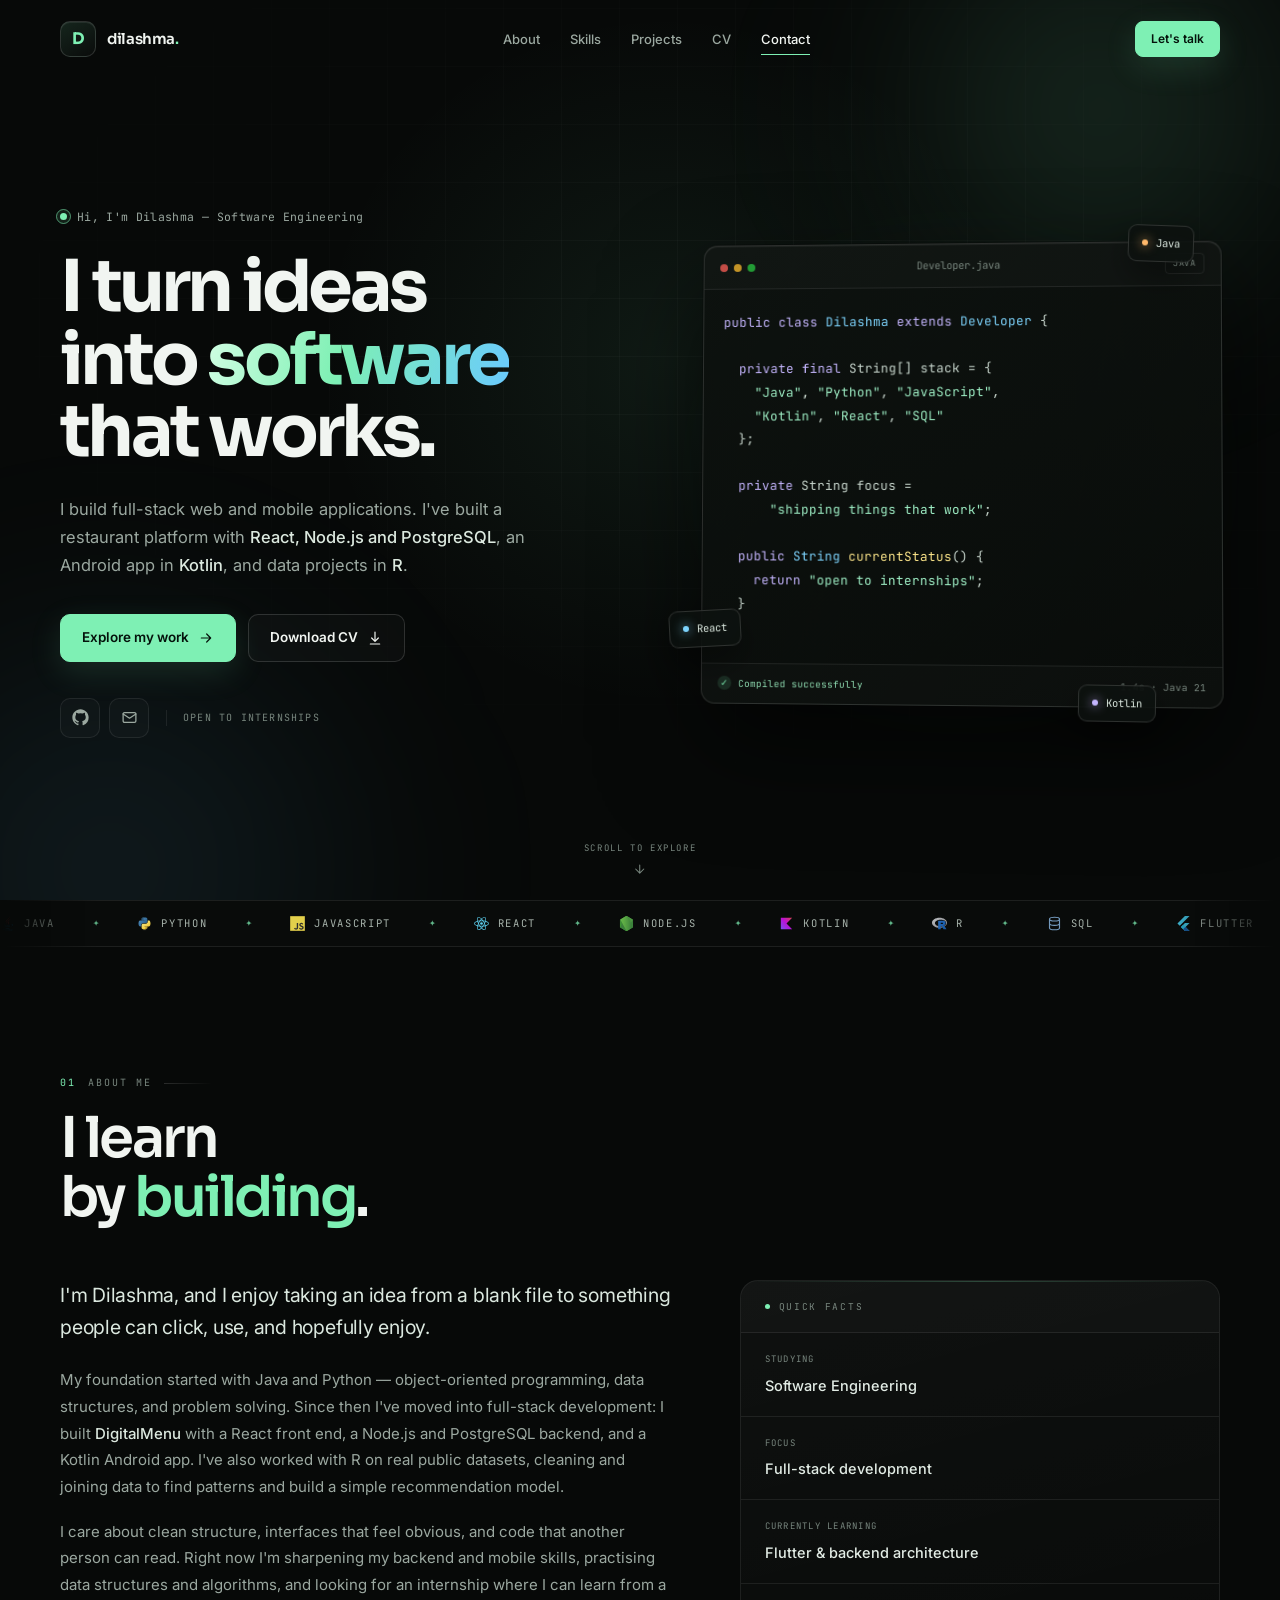
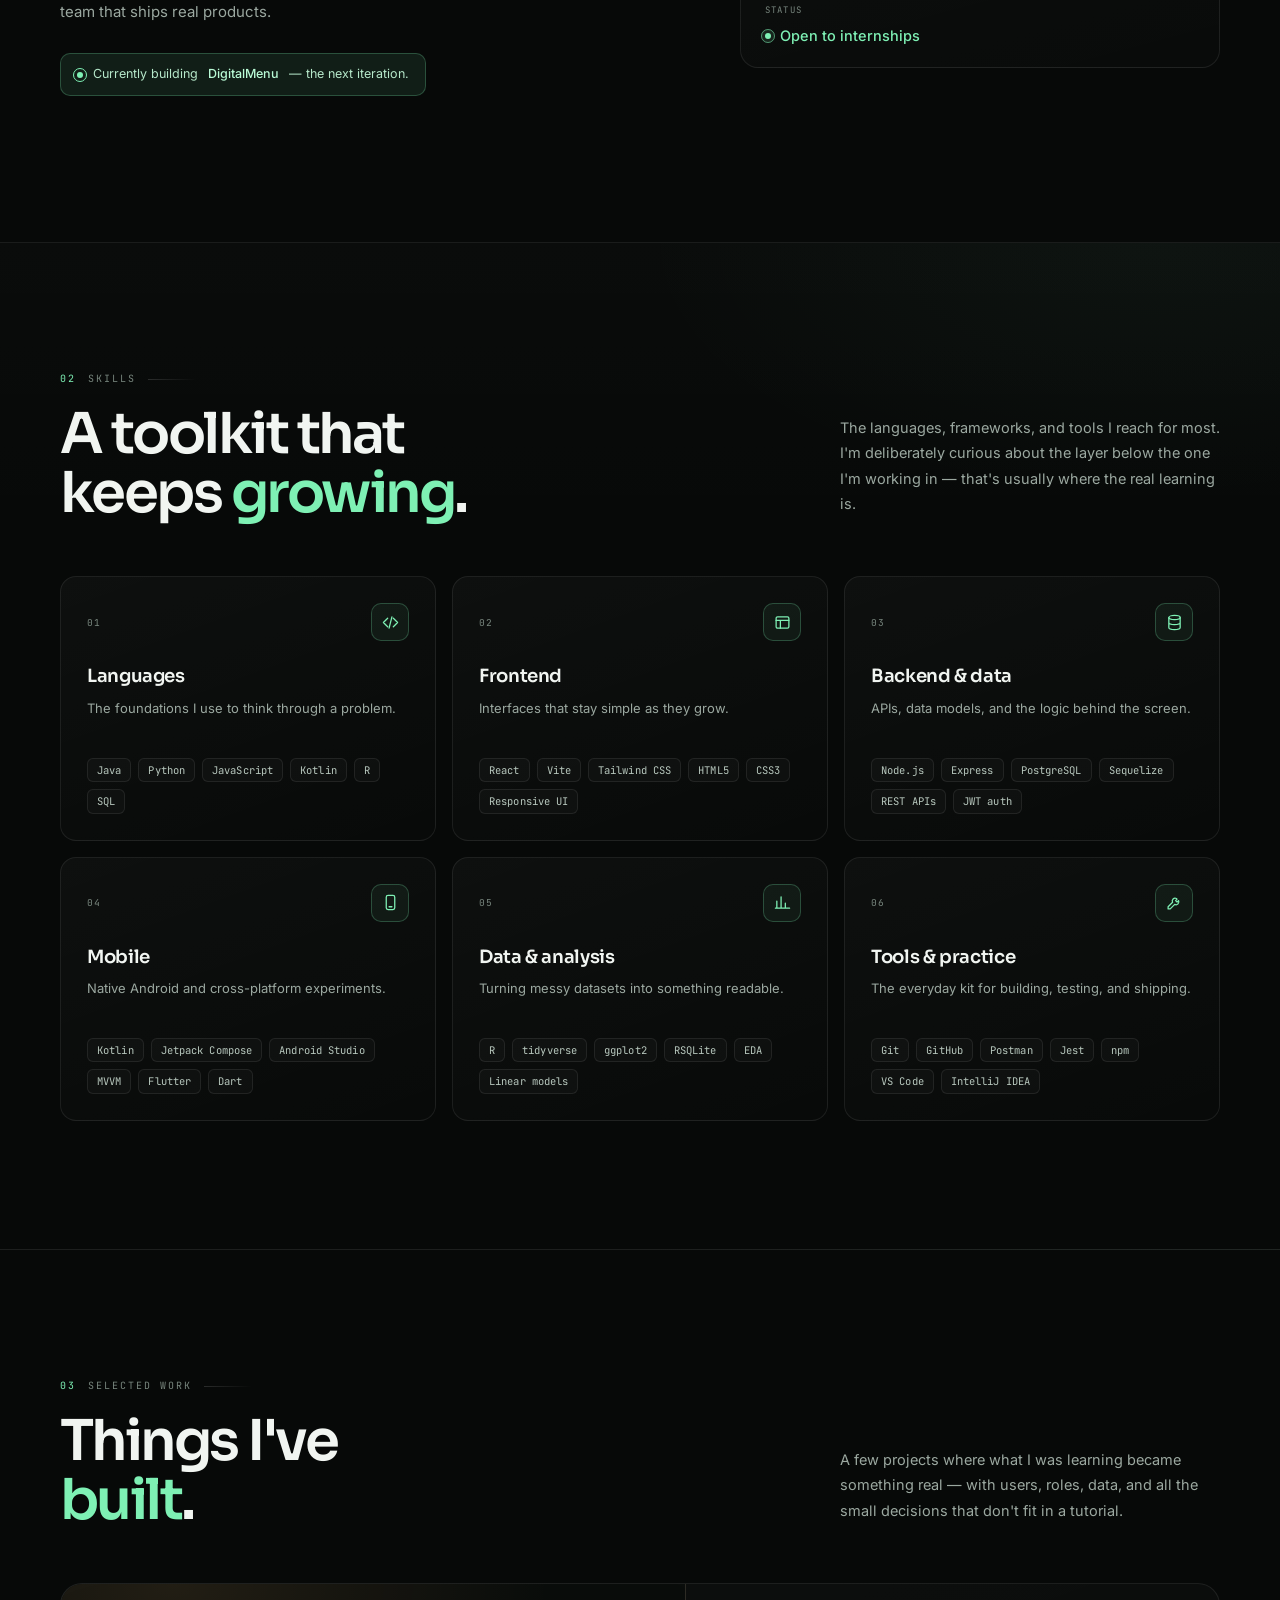
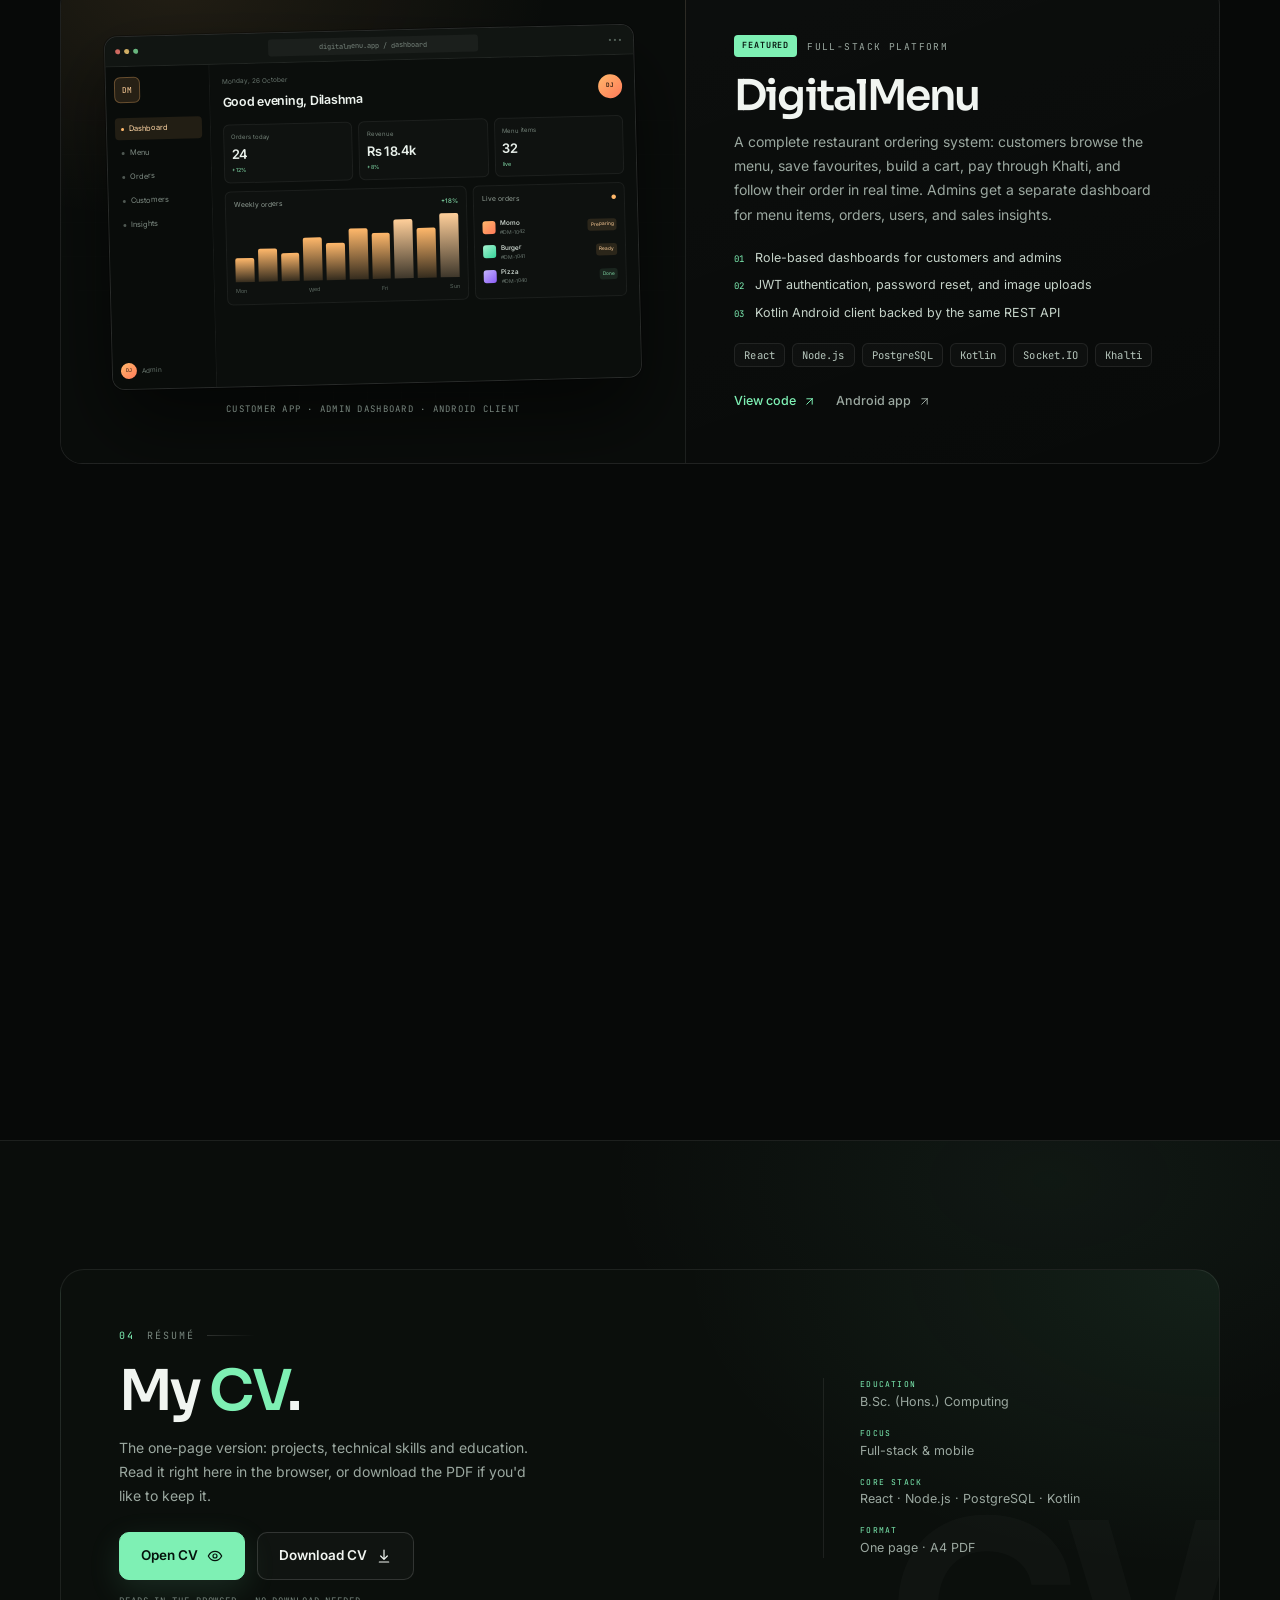
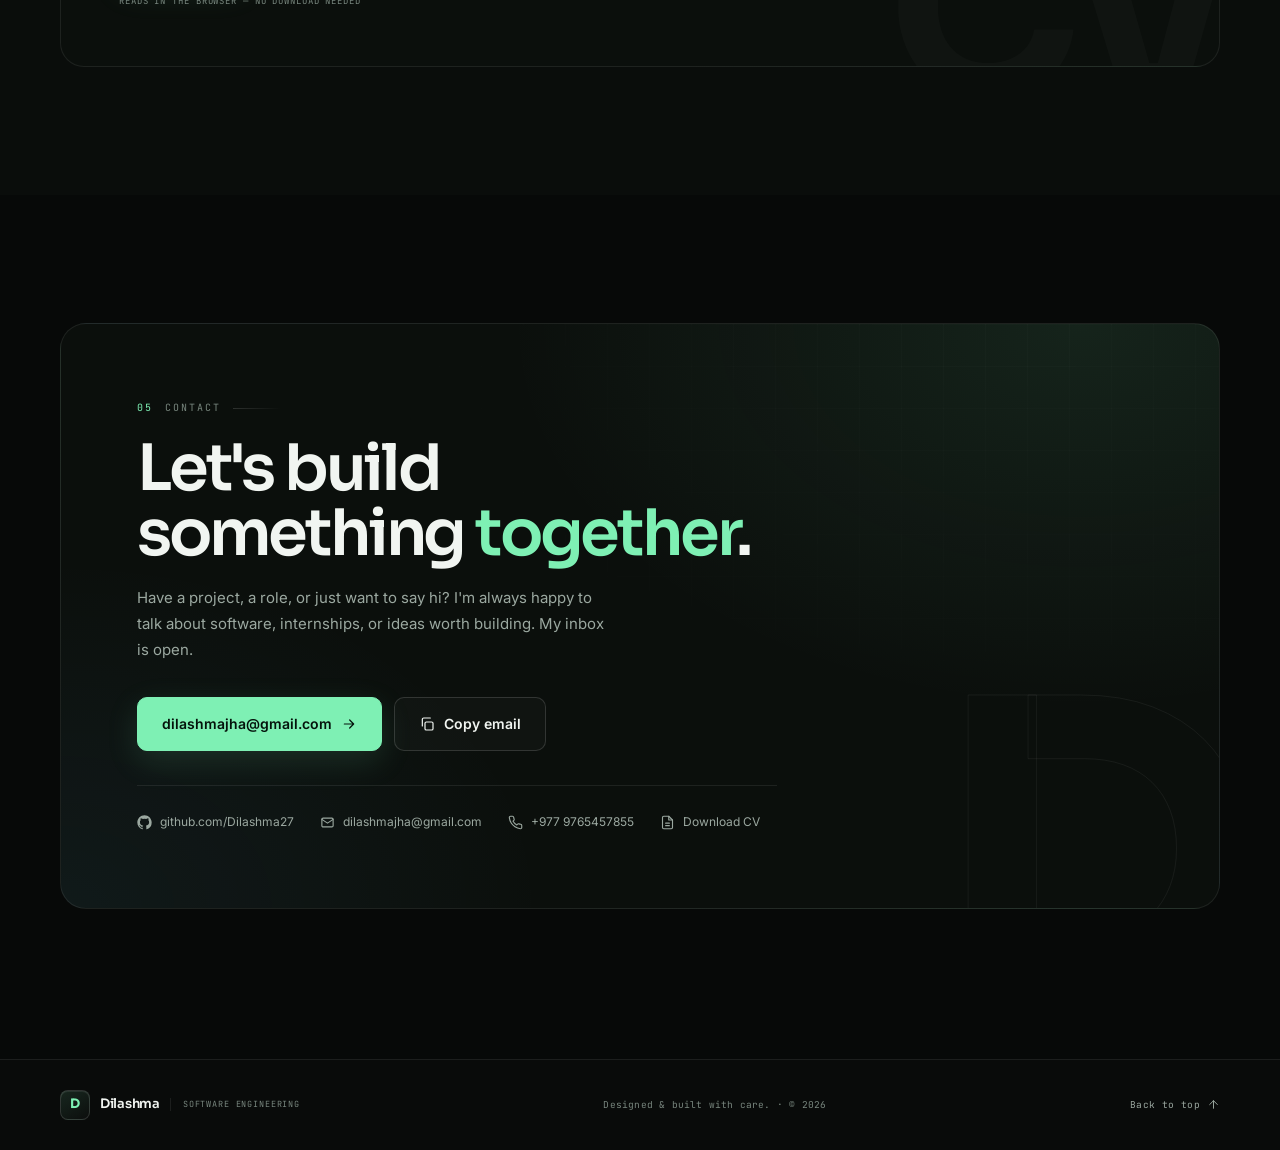
<file: index.html>
<!DOCTYPE html>
<html lang="en">
<head>
  <meta charset="UTF-8" />
  <meta name="viewport" content="width=device-width, initial-scale=1.0" />
  <title>Dilashma — Software Engineering</title>
  <meta name="description" content="Portfolio of Dilashma, building full-stack web and mobile applications with Java, Python, JavaScript, Kotlin, and R." />
  <meta name="theme-color" content="#070908" />
  <meta property="og:title" content="Dilashma — Software Engineering" />
  <meta property="og:description" content="Full-stack web, mobile, and data projects. Built with curiosity, clean code, and a lot of late-night debugging." />
  <meta property="og:type" content="website" />
  <link rel="icon" href="assets/favicon.svg" type="image/svg+xml" />
  <link rel="preconnect" href="https://fonts.googleapis.com" />
  <link rel="preconnect" href="https://fonts.gstatic.com" crossorigin />
  <link href="https://fonts.googleapis.com/css2?family=Inter:wght@400;500;600&family=JetBrains+Mono:wght@400;500&family=Sora:wght@400;500;600;700;800&display=swap" rel="stylesheet" />
  <link rel="stylesheet" href="assets/css/styles.css" />
  <script>
    document.documentElement.classList.add('js');
    window.addEventListener('load', function () {
      if (!window.__portfolioReady) document.documentElement.classList.remove('js');
    });
  </script>
  <noscript>
    <style>
      .menu-toggle,
      .nav-mobile-cta {
        display: none !important;
      }
      @media (max-width: 860px) {
        .site-header {
          position: static;
        }
        .nav-inner {
          flex-wrap: wrap;
          height: auto;
          padding: 14px 0;
          gap: 12px;
        }
        .nav {
          position: static;
          display: flex;
          flex-direction: row;
          flex-wrap: wrap;
          gap: 6px 20px;
          width: 100%;
          height: auto;
          padding: 0;
          border: 0;
          background: none;
          transform: none;
          visibility: visible;
          pointer-events: auto;
        }
        .nav-link {
          padding: 4px 0;
          border-bottom: 0;
          font-family: var(--font-body);
          font-size: 13px;
        }
        .nav-cta {
          display: inline-flex;
        }
      }
    </style>
  </noscript>
</head>
<body>
  <a class="skip-link" href="#main">Skip to content</a>
  <div class="scroll-progress" id="scrollProgress" aria-hidden="true"></div>

  <header class="site-header" id="siteHeader">
    <div class="container nav-inner">
      <a class="brand" href="#top" aria-label="Dilashma — home">
        <span class="brand-mark">D</span>
        <span class="brand-name">dilashma<span class="brand-dot">.</span></span>
      </a>

      <nav class="nav" id="primaryNav" aria-label="Primary">
        <a class="nav-link" href="#about">About</a>
        <a class="nav-link" href="#skills">Skills</a>
        <a class="nav-link" href="#projects">Projects</a>
        <a class="nav-link" href="#cv">CV</a>
        <a class="nav-link" href="#contact">Contact</a>
        <a class="nav-mobile-cta" href="#contact">Let's talk <span aria-hidden="true">↗</span></a>
      </nav>

      <div class="nav-actions">
        <a class="btn btn-primary btn-sm nav-cta" href="#contact">Let's talk</a>
        <button class="menu-toggle" id="menuToggle" aria-expanded="false" aria-controls="primaryNav" aria-label="Open menu">
          <span></span><span></span><span></span>
        </button>
      </div>
    </div>
  </header>
  <div class="menu-scrim" id="menuScrim" hidden></div>

  <main id="main" tabindex="-1">
    <!-- ───────────────────────────── HERO ───────────────────────────── -->
    <section class="hero" id="top">
      <div class="hero-bg" aria-hidden="true">
        <div class="grid-plane"></div>
        <div class="glow glow-a"></div>
        <div class="glow glow-b"></div>
        <div class="spotlight" id="spotlight"></div>
      </div>

      <div class="container hero-grid">
        <div class="hero-copy">
          <p class="eyebrow hero-eyebrow">
            <span class="status-dot" aria-hidden="true"></span>
            Hi, I'm Dilashma — Software Engineering
          </p>
          <h1 class="hero-title">I turn ideas into <span class="gradient-text">software</span> that works.</h1>
          <p class="hero-lede">
            I build full-stack web and mobile applications.
            I've built a restaurant platform with <strong>React, Node.js and PostgreSQL</strong>,
            an Android app in <strong>Kotlin</strong>, and data projects in <strong>R</strong>.
          </p>
          <div class="hero-actions">
            <a class="btn btn-primary" href="#projects">
              Explore my work
              <svg viewBox="0 0 24 24" aria-hidden="true"><path d="M5 12h14M13 6l6 6-6 6"/></svg>
            </a>
            <a class="btn btn-ghost" href="assets/Dilashma-CV.pdf" download="Dilashma-Jha-CV.pdf">
              Download CV
              <svg viewBox="0 0 24 24" aria-hidden="true"><path d="M12 3v12M7 12l5 5 5-5M5 21h14"/></svg>
            </a>
          </div>
          <div class="hero-socials">
            <a class="icon-link" href="https://github.com/Dilashma27" target="_blank" rel="noopener" aria-label="GitHub profile">
              <svg class="icon-github" viewBox="0 0 24 24" aria-hidden="true"><path d="M12 .5C5.73.5.5 5.73.5 12c0 5.08 3.29 9.39 7.86 10.91.58.11.79-.25.79-.56 0-.28-.01-1.02-.02-2-3.2.7-3.88-1.54-3.88-1.54-.52-1.33-1.28-1.68-1.28-1.68-1.05-.72.08-.7.08-.7 1.16.08 1.77 1.19 1.77 1.19 1.03 1.77 2.7 1.26 3.36.96.1-.75.4-1.26.73-1.55-2.55-.29-5.23-1.28-5.23-5.7 0-1.26.45-2.29 1.19-3.1-.12-.29-.52-1.46.11-3.05 0 0 .97-.31 3.18 1.18a11.1 11.1 0 0 1 5.79 0c2.2-1.49 3.17-1.18 3.17-1.18.63 1.59.23 2.76.11 3.05.74.81 1.19 1.84 1.19 3.1 0 4.43-2.69 5.41-5.25 5.69.41.36.78 1.06.78 2.14 0 1.55-.01 2.8-.01 3.18 0 .31.21.68.8.56A11.51 11.51 0 0 0 23.5 12C23.5 5.73 18.27.5 12 .5Z"/></svg>
            </a>
            <a class="icon-link" href="mailto:dilashmajha@gmail.com" aria-label="Email Dilashma">
              <svg viewBox="0 0 24 24" aria-hidden="true"><rect x="3" y="5" width="18" height="14" rx="2"/><path d="m3 7 9 6 9-6"/></svg>
            </a>
            <span class="hero-social-note">Open to internships</span>
          </div>
        </div>

        <div class="hero-visual" aria-hidden="true">
          <div class="code-window">
            <div class="code-top">
              <span class="code-dots"><i></i><i></i><i></i></span>
              <span class="code-file">Developer.java</span>
              <span class="code-lang">Java</span>
            </div>
            <pre class="code-body"><code><span class="c-keyword">public class</span> <span class="c-type">Dilashma</span> <span class="c-keyword">extends</span> <span class="c-type">Developer</span> {

  <span class="c-keyword">private final</span> String[] stack = {
    <span class="c-string">"Java"</span>, <span class="c-string">"Python"</span>, <span class="c-string">"JavaScript"</span>,
    <span class="c-string">"Kotlin"</span>, <span class="c-string">"React"</span>, <span class="c-string">"SQL"</span>
  };

  <span class="c-keyword">private</span> String focus =
      <span class="c-string">"shipping things that work"</span>;

  <span class="c-keyword">public</span> <span class="c-type">String</span> <span class="c-fn">currentStatus</span>() {
    <span class="c-keyword">return</span> <span class="c-string">"open to internships"</span>;
  }
}</code></pre>
            <div class="code-footer">
              <span class="code-success"><span class="code-check">✓</span> Compiled successfully</span>
              <span>1.4s · Java 21</span>
            </div>
          </div>

          <span class="float-chip chip-java"><i></i> Java</span>
          <span class="float-chip chip-react"><i></i> React</span>
          <span class="float-chip chip-kotlin"><i></i> Kotlin</span>
        </div>
      </div>

      <a class="scroll-cue" href="#about">
        <span>Scroll to explore</span>
        <svg viewBox="0 0 24 24" aria-hidden="true"><path d="M12 5v14M5 12l7 7 7-7"/></svg>
      </a>
    </section>

    <!-- ───────────────────────────── TICKER ───────────────────────────── -->
    <div class="ticker" aria-hidden="true">
      <div class="ticker-track">
        <div class="ticker-group">
          <span class="ticker-item"><img class="ticker-logo" src="assets/img/tech/java.svg" alt="" width="15" height="15" />Java</span><i>✦</i>
          <span class="ticker-item"><img class="ticker-logo" src="assets/img/tech/python.svg" alt="" width="15" height="15" />Python</span><i>✦</i>
          <span class="ticker-item"><img class="ticker-logo" src="assets/img/tech/javascript.svg" alt="" width="15" height="15" />JavaScript</span><i>✦</i>
          <span class="ticker-item"><img class="ticker-logo" src="assets/img/tech/react.svg" alt="" width="15" height="15" />React</span><i>✦</i>
          <span class="ticker-item"><img class="ticker-logo" src="assets/img/tech/nodejs.svg" alt="" width="15" height="15" />Node.js</span><i>✦</i>
          <span class="ticker-item"><img class="ticker-logo" src="assets/img/tech/kotlin.svg" alt="" width="15" height="15" />Kotlin</span><i>✦</i>
          <span class="ticker-item"><img class="ticker-logo" src="assets/img/tech/r.svg" alt="" width="15" height="15" />R</span><i>✦</i>
          <span class="ticker-item"><img class="ticker-logo" src="assets/img/tech/sql.svg" alt="" width="15" height="15" />SQL</span><i>✦</i>
          <span class="ticker-item"><img class="ticker-logo" src="assets/img/tech/flutter.svg" alt="" width="15" height="15" />Flutter</span><i>✦</i>
          <span class="ticker-item"><img class="ticker-logo" src="assets/img/tech/git.svg" alt="" width="15" height="15" />Git</span><i>✦</i>
        </div>
        <div class="ticker-group">
          <span class="ticker-item"><img class="ticker-logo" src="assets/img/tech/java.svg" alt="" width="15" height="15" />Java</span><i>✦</i>
          <span class="ticker-item"><img class="ticker-logo" src="assets/img/tech/python.svg" alt="" width="15" height="15" />Python</span><i>✦</i>
          <span class="ticker-item"><img class="ticker-logo" src="assets/img/tech/javascript.svg" alt="" width="15" height="15" />JavaScript</span><i>✦</i>
          <span class="ticker-item"><img class="ticker-logo" src="assets/img/tech/react.svg" alt="" width="15" height="15" />React</span><i>✦</i>
          <span class="ticker-item"><img class="ticker-logo" src="assets/img/tech/nodejs.svg" alt="" width="15" height="15" />Node.js</span><i>✦</i>
          <span class="ticker-item"><img class="ticker-logo" src="assets/img/tech/kotlin.svg" alt="" width="15" height="15" />Kotlin</span><i>✦</i>
          <span class="ticker-item"><img class="ticker-logo" src="assets/img/tech/r.svg" alt="" width="15" height="15" />R</span><i>✦</i>
          <span class="ticker-item"><img class="ticker-logo" src="assets/img/tech/sql.svg" alt="" width="15" height="15" />SQL</span><i>✦</i>
          <span class="ticker-item"><img class="ticker-logo" src="assets/img/tech/flutter.svg" alt="" width="15" height="15" />Flutter</span><i>✦</i>
          <span class="ticker-item"><img class="ticker-logo" src="assets/img/tech/git.svg" alt="" width="15" height="15" />Git</span><i>✦</i>
        </div>
      </div>
    </div>

    <!-- ───────────────────────────── ABOUT ───────────────────────────── -->
    <section class="section about" id="about">
      <div class="container">
        <div class="section-head reveal">
          <p class="section-label"><span>01</span> About me</p>
          <h2 class="section-title">I learn <br />by <span class="accent">building</span>.</h2>
        </div>

        <div class="about-grid">
          <div class="about-copy reveal">
            <p class="lead">
              I'm Dilashma, and I enjoy taking an idea from a blank
              file to something people can click, use, and hopefully enjoy.
            </p>
            <p>
              My foundation started with Java and Python — object-oriented programming, data
              structures, and problem solving. Since then I've moved into full-stack development:
              I built <strong>DigitalMenu</strong> with a React front end, a Node.js and PostgreSQL
              backend, and a Kotlin Android app. I've also worked with R on real public datasets,
              cleaning and joining data to find patterns and build a simple recommendation model.
            </p>
            <p>
              I care about clean structure, interfaces that feel obvious, and code that another
              person can read. Right now I'm sharpening my backend and mobile skills, practising
              data structures and algorithms, and looking for an internship where I can learn from
              a team that ships real products.
            </p>

            <p class="about-note">
              <span class="pulse" aria-hidden="true"></span>
              Currently building <strong>DigitalMenu</strong> — the next iteration.
            </p>
          </div>

          <aside class="facts-card reveal" aria-label="Quick facts">
            <div class="facts-head">
              <span class="facts-dot" aria-hidden="true"></span>
              Quick facts
            </div>
            <dl class="facts-list">
              <div class="fact">
                <dt>Studying</dt>
                <dd>Software Engineering</dd>
              </div>
              <div class="fact">
                <dt>Focus</dt>
                <dd>Full-stack development</dd>
              </div>
              <div class="fact">
                <dt>Currently learning</dt>
                <dd>Flutter &amp; backend architecture</dd>
              </div>
              <div class="fact">
                <dt>Status</dt>
                <dd class="fact-status"><span class="status-dot" aria-hidden="true"></span> Open to internships</dd>
              </div>
            </dl>
          </aside>
        </div>
      </div>
    </section>

    <!-- ───────────────────────────── SKILLS ───────────────────────────── -->
    <section class="section skills" id="skills">
      <div class="container">
        <div class="section-head section-head--split reveal">
          <div>
            <p class="section-label"><span>02</span> Skills</p>
            <h2 class="section-title">A toolkit that <br />keeps <span class="accent">growing</span>.</h2>
          </div>
          <p class="section-intro">
            The languages, frameworks, and tools I reach for most. I'm deliberately curious about
            the layer below the one I'm working in — that's usually where the real learning is.
          </p>
        </div>

        <div class="skills-grid">
          <article class="skill-card reveal">
            <div class="skill-top">
              <span class="skill-index">01</span>
              <span class="skill-icon">
                <svg viewBox="0 0 24 24" aria-hidden="true"><path d="m8 6-6 6 6 6M16 6l6 6-6 6M14 4l-4 16"/></svg>
              </span>
            </div>
            <h3>Languages</h3>
            <p>The foundations I use to think through a problem.</p>
            <ul class="tag-list">
              <li>Java</li><li>Python</li><li>JavaScript</li><li>Kotlin</li><li>R</li><li>SQL</li>
            </ul>
          </article>

          <article class="skill-card reveal">
            <div class="skill-top">
              <span class="skill-index">02</span>
              <span class="skill-icon">
                <svg viewBox="0 0 24 24" aria-hidden="true"><rect x="3" y="4" width="18" height="16" rx="2"/><path d="M3 9h18M9 20V9"/></svg>
              </span>
            </div>
            <h3>Frontend</h3>
            <p>Interfaces that stay simple as they grow.</p>
            <ul class="tag-list">
              <li>React</li><li>Vite</li><li>Tailwind CSS</li><li>HTML5</li><li>CSS3</li><li>Responsive UI</li>
            </ul>
          </article>

          <article class="skill-card reveal">
            <div class="skill-top">
              <span class="skill-index">03</span>
              <span class="skill-icon">
                <svg viewBox="0 0 24 24" aria-hidden="true"><ellipse cx="12" cy="5" rx="8" ry="3"/><path d="M4 5v7c0 1.66 3.58 3 8 3s8-1.34 8-3V5M4 12v7c0 1.66 3.58 3 8 3s8-1.34 8-3v-7"/></svg>
              </span>
            </div>
            <h3>Backend &amp; data</h3>
            <p>APIs, data models, and the logic behind the screen.</p>
            <ul class="tag-list">
              <li>Node.js</li><li>Express</li><li>PostgreSQL</li><li>Sequelize</li><li>REST APIs</li><li>JWT auth</li>
            </ul>
          </article>

          <article class="skill-card reveal">
            <div class="skill-top">
              <span class="skill-index">04</span>
              <span class="skill-icon">
                <svg viewBox="0 0 24 24" aria-hidden="true"><rect x="6" y="2" width="12" height="20" rx="2.5"/><path d="M10 18h4"/></svg>
              </span>
            </div>
            <h3>Mobile</h3>
            <p>Native Android and cross-platform experiments.</p>
            <ul class="tag-list">
              <li>Kotlin</li><li>Jetpack Compose</li><li>Android Studio</li><li>MVVM</li><li>Flutter</li><li>Dart</li>
            </ul>
          </article>

          <article class="skill-card reveal">
            <div class="skill-top">
              <span class="skill-index">05</span>
              <span class="skill-icon">
                <svg viewBox="0 0 24 24" aria-hidden="true"><path d="M4 20V10M10 20V4M16 20v-7M22 20H2"/></svg>
              </span>
            </div>
            <h3>Data &amp; analysis</h3>
            <p>Turning messy datasets into something readable.</p>
            <ul class="tag-list">
              <li>R</li><li>tidyverse</li><li>ggplot2</li><li>RSQLite</li><li>EDA</li><li>Linear models</li>
            </ul>
          </article>

          <article class="skill-card reveal">
            <div class="skill-top">
              <span class="skill-index">06</span>
              <span class="skill-icon">
                <svg viewBox="0 0 24 24" aria-hidden="true"><path d="M14.7 6.3a4 4 0 0 0-5.4 5.4L3 18v3h3l6.3-6.3a4 4 0 0 0 5.4-5.4l-2.1 2.1-2.1-2.1 2.1-2.1Z"/></svg>
              </span>
            </div>
            <h3>Tools &amp; practice</h3>
            <p>The everyday kit for building, testing, and shipping.</p>
            <ul class="tag-list">
              <li>Git</li><li>GitHub</li><li>Postman</li><li>Jest</li><li>npm</li><li>VS Code</li><li>IntelliJ IDEA</li>
            </ul>
          </article>
        </div>
      </div>
    </section>

    <!-- ───────────────────────────── PROJECTS ───────────────────────────── -->
    <section class="section projects" id="projects">
      <div class="container">
        <div class="section-head section-head--split reveal">
          <div>
            <p class="section-label"><span>03</span> Selected work</p>
            <h2 class="section-title">Things I've <br /><span class="accent">built</span>.</h2>
          </div>
          <p class="section-intro">
            A few projects where what I was learning became something real — with users, roles,
            data, and all the small decisions that don't fit in a tutorial.
          </p>
        </div>

        <!-- Featured project -->
        <article class="featured reveal">
          <div class="featured-visual" aria-hidden="true">
            <div class="mock-window">
              <div class="mock-bar">
                <span class="mock-dots"><i></i><i></i><i></i></span>
                <span class="mock-url">digitalmenu.app / dashboard</span>
                <span class="mock-more">•••</span>
              </div>

              <div class="mock-app">
                <aside class="mock-side">
                  <div class="mock-logo">DM</div>
                  <div class="mock-nav"><span class="mock-nav-item active"><i></i>Dashboard</span><span class="mock-nav-item"><i></i>Menu</span><span class="mock-nav-item"><i></i>Orders</span><span class="mock-nav-item"><i></i>Customers</span><span class="mock-nav-item"><i></i>Insights</span></div>
                  <div class="mock-side-footer"><span class="mock-avatar-sm">DJ</span><span>Admin</span></div>
                </aside>

                <div class="mock-main">
                  <div class="mock-head">
                    <div>
                      <span class="mock-eyebrow">Monday, 26 October</span>
                      <strong>Good evening, Dilashma</strong>
                    </div>
                    <span class="mock-avatar">DJ</span>
                  </div>

                  <div class="mock-stats">
                    <div class="mock-stat"><span>Orders today</span><strong>24</strong><em>+12%</em></div>
                    <div class="mock-stat"><span>Revenue</span><strong>Rs 18.4k</strong><em>+8%</em></div>
                    <div class="mock-stat"><span>Menu items</span><strong>32</strong><em>live</em></div>
                  </div>

                  <div class="mock-body">
                    <div class="mock-panel mock-chart">
                      <div class="mock-panel-head"><span>Weekly orders</span><strong>+18%</strong></div>
                      <div class="mock-bars">
                        <span style="--h:38%"></span><span style="--h:52%"></span><span style="--h:44%"></span><span style="--h:68%"></span><span style="--h:58%"></span><span style="--h:80%"></span><span style="--h:72%"></span><span style="--h:92%"></span><span style="--h:78%"></span><span style="--h:100%"></span>
                      </div>
                      <div class="mock-axis"><span>Mon</span><span>Wed</span><span>Fri</span><span>Sun</span></div>
                    </div>

                    <div class="mock-panel mock-orders">
                      <div class="mock-panel-head"><span>Live orders</span><span class="mock-live">●</span></div>
                      <div class="mock-order"><span class="mock-food food-a"></span><span><strong>Momo</strong><em>#DM-1042</em></span><span class="mock-status">Preparing</span></div>
                      <div class="mock-order"><span class="mock-food food-b"></span><span><strong>Burger</strong><em>#DM-1041</em></span><span class="mock-status">Ready</span></div>
                      <div class="mock-order"><span class="mock-food food-c"></span><span><strong>Pizza</strong><em>#DM-1040</em></span><span class="mock-status done">Done</span></div>
                    </div>
                  </div>
                </div>
              </div>
            </div>
            <span class="featured-caption">Customer app · Admin dashboard · Android client</span>
          </div>

          <div class="featured-copy">
            <div class="project-kicker"><span class="featured-badge">Featured</span> Full-stack platform</div>
            <h3>DigitalMenu</h3>
            <p>
              A complete restaurant ordering system: customers browse the menu, save favourites,
              build a cart, pay through Khalti, and follow their order in real time. Admins get a
              separate dashboard for menu items, orders, users, and sales insights.
            </p>
            <ul class="feature-list">
              <li><span>01</span> Role-based dashboards for customers and admins</li>
              <li><span>02</span> JWT authentication, password reset, and image uploads</li>
              <li><span>03</span> Kotlin Android client backed by the same REST API</li>
            </ul>
            <ul class="tag-list">
              <li>React</li><li>Node.js</li><li>PostgreSQL</li><li>Kotlin</li><li>Socket.IO</li><li>Khalti</li>
            </ul>
            <div class="project-links">
              <a class="text-link" href="https://github.com/Dilashma27/digital-menu" target="_blank" rel="noopener">
                View code
                <svg viewBox="0 0 24 24" aria-hidden="true"><path d="M7 17 17 7M17 7H7M17 7v10"/></svg>
              </a>
              <a class="text-link text-link--muted" href="https://github.com/Dilashma27/DigitalMenu" target="_blank" rel="noopener">
                Android app
                <svg viewBox="0 0 24 24" aria-hidden="true"><path d="M7 17 17 7M17 7H7M17 7v10"/></svg>
              </a>
            </div>
          </div>
        </article>

        <!-- Project grid -->
        <div class="project-grid">
          <article class="project-card reveal">
            <div class="project-cover cover--blue" aria-hidden="true">
              <img class="cover-img" src="assets/img/projects/web-dev.webp" alt="" width="1200" loading="lazy" decoding="async" />
              <span class="cover-grid"></span>
              <span class="cover-glyph">WEB</span>
              <span class="cover-label">Frontend</span>
              <span class="cover-year">2026</span>
            </div>
            <div class="project-body">
              <div class="project-meta"><span>02</span><span>HTML · CSS · JS</span></div>
              <h3>Portfolio Website</h3>
              <p>
                A single-page portfolio designed and built from scratch — no framework, no build
                step. It pairs a custom design system with scroll-aware navigation, a
                keyboard-accessible mobile menu, reveal animations, and a copy-email interaction,
                with reduced-motion support throughout.
              </p>
              <ul class="tag-list">
                <li>HTML5</li><li>CSS3</li><li>JavaScript</li><li>Responsive</li><li>Accessibility</li>
              </ul>
              <a class="text-link" href="https://github.com/Dilashma27/Portfolio" target="_blank" rel="noopener">
                View code
                <svg viewBox="0 0 24 24" aria-hidden="true"><path d="M7 17 17 7M17 7H7M17 7v10"/></svg>
              </a>
            </div>
          </article>

          <article class="project-card reveal">
            <div class="project-cover cover--mint" aria-hidden="true">
              <img class="cover-img" src="assets/img/projects/mobile-app.webp" alt="" width="1200" loading="lazy" decoding="async" />
              <span class="cover-grid"></span>
              <span class="cover-glyph">DM</span>
              <span class="cover-label">Mobile</span>
              <span class="cover-year">2026</span>
            </div>
            <div class="project-body">
              <div class="project-meta"><span>03</span><span>Kotlin · Android</span></div>
              <h3>DigitalMenu Mobile</h3>
              <p>
                A native Android client built with Kotlin and Jetpack Compose. It includes splash
                and auth flows, a live menu, cart, favourites, order history, profile settings, and
                an admin screen for adding products — structured with MVVM and a repository layer.
              </p>
              <ul class="tag-list">
                <li>Kotlin</li><li>Jetpack Compose</li><li>MVVM</li><li>REST API</li>
              </ul>
              <a class="text-link" href="https://github.com/Dilashma27/DigitalMenu" target="_blank" rel="noopener">
                View project
                <svg viewBox="0 0 24 24" aria-hidden="true"><path d="M7 17 17 7M17 7H7M17 7v10"/></svg>
              </a>
            </div>
          </article>

          <article class="project-card reveal">
            <div class="project-cover cover--amber" aria-hidden="true">
              <img class="cover-img" src="assets/img/projects/code-lab.webp" alt="" width="1200" loading="lazy" decoding="async" />
              <span class="cover-grid"></span>
              <span class="cover-glyph">LAB</span>
              <span class="cover-label">Experiments</span>
              <span class="cover-year">2026</span>
            </div>
            <div class="project-body">
              <div class="project-meta"><span>04</span><span>Learning builds</span></div>
              <h3>Python &amp; Flutter Labs</h3>
              <p>
                Smaller builds from coursework and self-study: Python assignments covering
                functions, loops, and file handling, plus my first Flutter app. These are where I
                try new tools and ideas before they make it into a bigger project.
              </p>
              <ul class="tag-list">
                <li>Python</li><li>Flutter</li><li>Dart</li>
              </ul>
              <div class="project-links">
                <a class="text-link" href="https://github.com/Dilashma27/240676_Programming-for-Developers" target="_blank" rel="noopener">
                  Python labs
                  <svg viewBox="0 0 24 24" aria-hidden="true"><path d="M7 17 17 7M17 7H7M17 7v10"/></svg>
                </a>
                <a class="text-link text-link--muted" href="https://github.com/Dilashma27/Flutter" target="_blank" rel="noopener">
                  Flutter app
                  <svg viewBox="0 0 24 24" aria-hidden="true"><path d="M7 17 17 7M17 7H7M17 7v10"/></svg>
                </a>
              </div>
            </div>
          </article>
        </div>
      </div>
    </section>

    <!-- ───────────────────────────── CV ───────────────────────────── -->
    <section class="section cv" id="cv">
      <div class="container">
        <div class="cv-card reveal">
          <div class="cv-copy">
            <p class="section-label"><span>04</span> Résumé</p>
            <h2 class="section-title">My <span class="accent">CV</span>.</h2>
            <p class="cv-lede">
              The one-page version: projects, technical skills and education. Read it right here in
              the browser, or download the PDF if you'd like to keep it.
            </p>
            <div class="cv-actions">
              <a class="btn btn-primary" id="openCvBtn" href="cv.html" target="_blank" rel="noopener" data-open-cv>
                Open CV
                <svg viewBox="0 0 24 24" aria-hidden="true"><path d="M2 12s3.5-7 10-7 10 7 10 7-3.5 7-10 7S2 12 2 12Z"/><circle cx="12" cy="12" r="3"/></svg>
              </a>
              <a class="btn btn-ghost" href="assets/Dilashma-CV.pdf" download="Dilashma-Jha-CV.pdf">
                Download CV
                <svg viewBox="0 0 24 24" aria-hidden="true"><path d="M12 3v12M7 12l5 5 5-5M5 21h14"/></svg>
              </a>
            </div>
            <p class="cv-note">Reads in the browser — no download needed</p>
          </div>

          <div class="cv-facts" aria-label="CV at a glance">
            <dl>
              <div>
                <dt>Education</dt>
                <dd>B.Sc. (Hons.) Computing</dd>
              </div>
              <div>
                <dt>Focus</dt>
                <dd>Full-stack &amp; mobile</dd>
              </div>
              <div>
                <dt>Core stack</dt>
                <dd>React · Node.js · PostgreSQL · Kotlin</dd>
              </div>
              <div>
                <dt>Format</dt>
                <dd>One page · A4 PDF</dd>
              </div>
            </dl>
          </div>

          <span class="cv-watermark" aria-hidden="true">CV</span>
        </div>
      </div>
    </section>

    <!-- ───────────────────────────── CONTACT ───────────────────────────── -->
    <section class="section contact" id="contact">
      <div class="container">
        <div class="contact-card reveal">
          <p class="section-label"><span>05</span> Contact</p>
          <h2 class="contact-title">Let's build <br />something <span class="accent">together</span>.</h2>
          <p class="contact-lede">
            Have a project, a role, or just want to say hi? I'm always happy to talk about software,
            internships, or ideas worth building. My inbox is open.
          </p>

          <div class="contact-actions">
            <a class="btn btn-primary btn-lg" href="mailto:dilashmajha@gmail.com">
              dilashmajha@gmail.com
              <svg viewBox="0 0 24 24" aria-hidden="true"><path d="M5 12h14M13 6l6 6-6 6"/></svg>
            </a>
            <button class="btn btn-ghost btn-lg copy-btn" id="copyEmail" data-copy="dilashmajha@gmail.com" type="button">
              <svg class="icon-copy" viewBox="0 0 24 24" aria-hidden="true"><rect x="9" y="9" width="12" height="12" rx="2"/><path d="M5 15V5a2 2 0 0 1 2-2h10"/></svg>
              <svg class="icon-check" viewBox="0 0 24 24" aria-hidden="true"><path d="M20 6 9 17l-5-5"/></svg>
              <span class="copy-text">Copy email</span>
            </button>
          </div>

          <div class="contact-links">
            <a class="contact-link" href="https://github.com/Dilashma27" target="_blank" rel="noopener">
              <svg class="icon-github" viewBox="0 0 24 24" aria-hidden="true"><path d="M12 .5C5.73.5.5 5.73.5 12c0 5.08 3.29 9.39 7.86 10.91.58.11.79-.25.79-.56 0-.28-.01-1.02-.02-2-3.2.7-3.88-1.54-3.88-1.54-.52-1.33-1.28-1.68-1.28-1.68-1.05-.72.08-.7.08-.7 1.16.08 1.77 1.19 1.77 1.19 1.03 1.77 2.7 1.26 3.36.96.1-.75.4-1.26.73-1.55-2.55-.29-5.23-1.28-5.23-5.7 0-1.26.45-2.29 1.19-3.1-.12-.29-.52-1.46.11-3.05 0 0 .97-.31 3.18 1.18a11.1 11.1 0 0 1 5.79 0c2.2-1.49 3.17-1.18 3.17-1.18.63 1.59.23 2.76.11 3.05.74.81 1.19 1.84 1.19 3.1 0 4.43-2.69 5.41-5.25 5.69.41.36.78 1.06.78 2.14 0 1.55-.01 2.8-.01 3.18 0 .31.21.68.8.56A11.51 11.51 0 0 0 23.5 12C23.5 5.73 18.27.5 12 .5Z"/></svg>
              github.com/Dilashma27
            </a>
            <a class="contact-link" href="mailto:dilashmajha@gmail.com">
              <svg viewBox="0 0 24 24" aria-hidden="true"><rect x="3" y="5" width="18" height="14" rx="2"/><path d="m3 7 9 6 9-6"/></svg>
              dilashmajha@gmail.com
            </a>
            <a class="contact-link" href="tel:+9779765457855">
              <svg viewBox="0 0 24 24" aria-hidden="true"><path d="M22 16.92v3a2 2 0 0 1-2.18 2 19.79 19.79 0 0 1-8.63-3.07 19.5 19.5 0 0 1-6-6 19.79 19.79 0 0 1-3.07-8.67A2 2 0 0 1 4.11 2h3a2 2 0 0 1 2 1.72c.13.96.36 1.9.7 2.81a2 2 0 0 1-.45 2.11L8.09 9.91a16 16 0 0 0 6 6l1.27-1.27a2 2 0 0 1 2.11-.45c.91.34 1.85.57 2.81.7A2 2 0 0 1 22 16.92Z"/></svg>
              +977 9765457855
            </a>
            <a class="contact-link" href="assets/Dilashma-CV.pdf" download="Dilashma-Jha-CV.pdf">
              <svg viewBox="0 0 24 24" aria-hidden="true"><path d="M14 2H6a2 2 0 0 0-2 2v16a2 2 0 0 0 2 2h12a2 2 0 0 0 2-2V8z"/><path d="M14 2v6h6M9 13h6M9 17h6"/></svg>
              Download CV
            </a>
          </div>

          <span class="contact-watermark" aria-hidden="true">D</span>
        </div>
      </div>
    </section>
  </main>

  <!-- ───────────────────────────── FOOTER ───────────────────────────── -->
  <footer class="site-footer">
    <div class="container footer-inner">
      <div class="footer-brand">
        <span class="brand-mark">D</span>
        <span class="footer-name">Dilashma</span>
        <span class="footer-role">Software Engineering</span>
      </div>
      <p class="footer-note">Designed &amp; built with care. <span aria-hidden="true">·</span> © <span id="year">2026</span></p>
      <a class="back-top" href="#top">
        Back to top
        <svg viewBox="0 0 24 24" aria-hidden="true"><path d="M12 19V5M5 12l7-7 7 7"/></svg>
      </a>
    </div>
  </footer>

  <!-- ───────────────────────────── CV VIEWER ───────────────────────────── -->
  <div class="cv-modal" id="cvModal" role="dialog" aria-modal="true" aria-labelledby="cvModalTitle" hidden>
    <div class="cv-modal-scrim" data-close-cv></div>
    <div class="cv-modal-panel">
      <div class="cv-modal-head">
        <p class="cv-modal-title" id="cvModalTitle">Dilashma Jha — CV</p>
        <div class="cv-modal-actions">
          <a class="cv-modal-link" href="assets/Dilashma-CV.pdf" download="Dilashma-Jha-CV.pdf" aria-label="Download CV as PDF">
            <svg viewBox="0 0 24 24" aria-hidden="true"><path d="M12 3v12M7 12l5 5 5-5M5 21h14"/></svg>
            <span>Download PDF</span>
          </a>
          <a class="cv-modal-link cv-modal-link--icon" href="cv.html" target="_blank" rel="noopener" aria-label="Open CV in a new tab">
            <svg viewBox="0 0 24 24" aria-hidden="true"><path d="M14 3h7v7M21 3l-9 9M10 5H5a2 2 0 0 0-2 2v12a2 2 0 0 0 2 2h12a2 2 0 0 0 2-2v-5"/></svg>
          </a>
          <button class="cv-modal-close" type="button" data-close-cv aria-label="Close CV">
            <svg viewBox="0 0 24 24" aria-hidden="true"><path d="M18 6 6 18M6 6l12 12"/></svg>
          </button>
        </div>
      </div>
      <div class="cv-modal-body">
        <iframe class="cv-frame" id="cvFrame" title="Dilashma Jha — CV" data-src="cv.html?embed=1" loading="lazy"></iframe>
      </div>
    </div>
  </div>

  <script src="assets/js/main.js" defer></script>
</body>
</html>
</file>
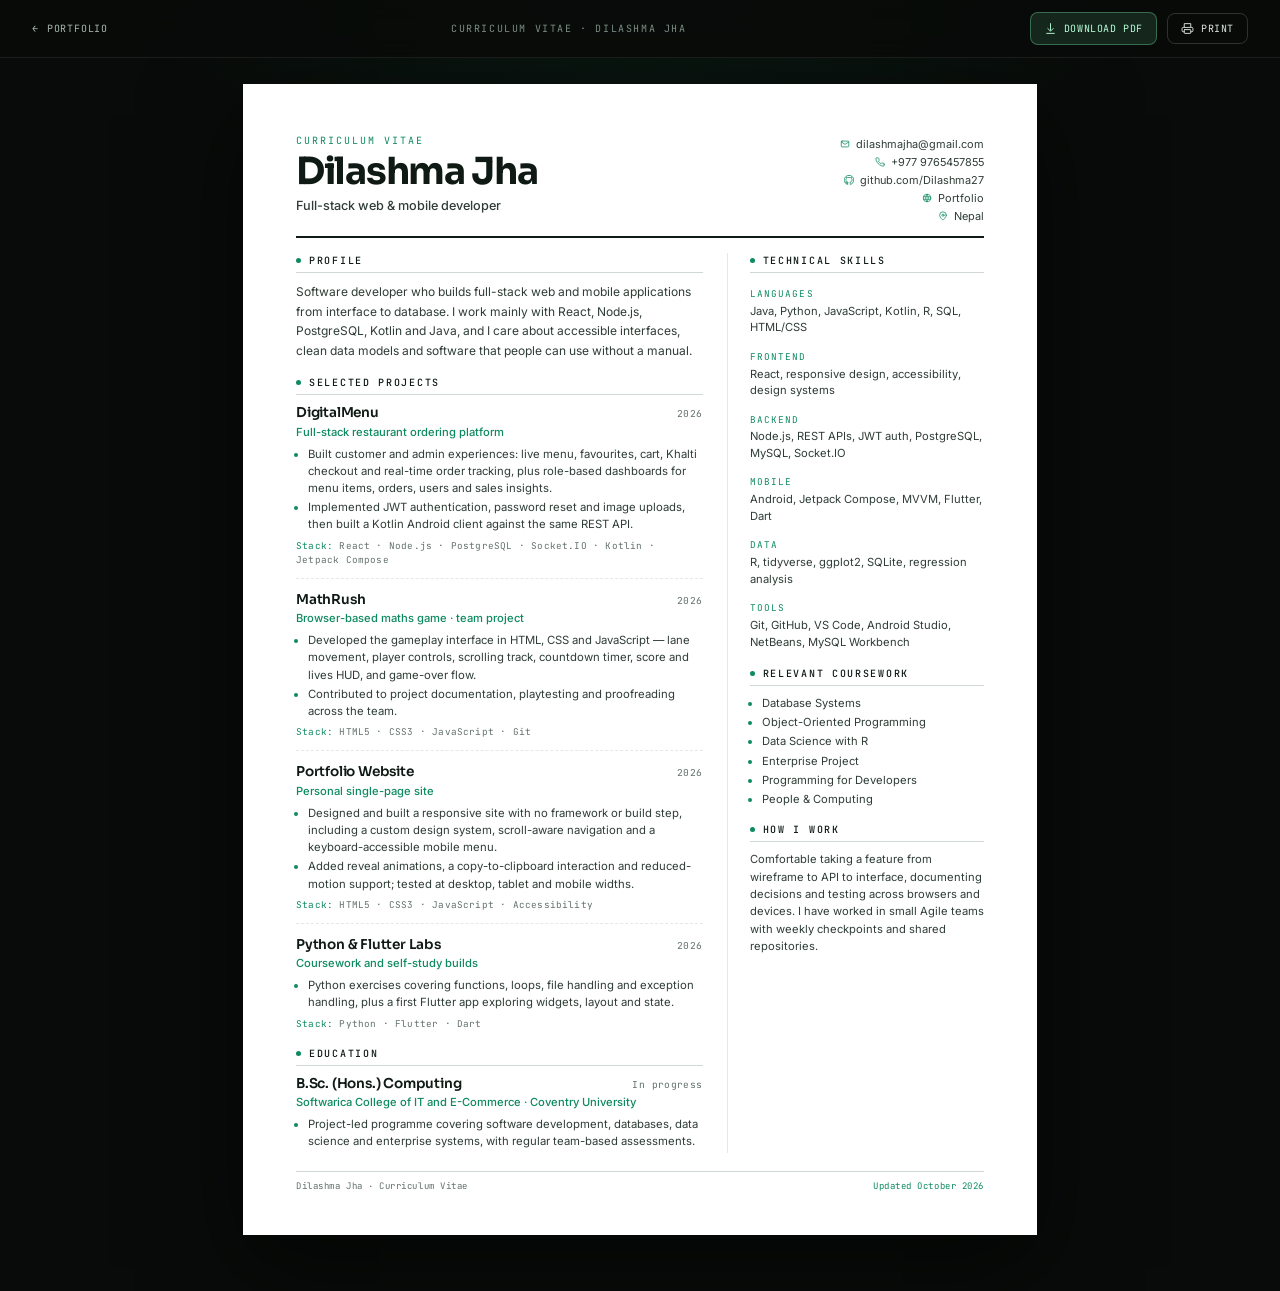
<file: cv.html>
<!DOCTYPE html>
<html lang="en">
<head>
  <meta charset="UTF-8" />
  <meta name="viewport" content="width=device-width, initial-scale=1.0" />
  <title>Dilashma Jha — CV</title>
  <meta name="description" content="Curriculum vitae for Dilashma Jha — full-stack web and mobile developer." />
  <meta name="theme-color" content="#080b09" />
  <link rel="icon" href="assets/favicon.svg" type="image/svg+xml" />
  <link rel="preconnect" href="https://fonts.googleapis.com" />
  <link rel="preconnect" href="https://fonts.gstatic.com" crossorigin />
  <link href="https://fonts.googleapis.com/css2?family=Inter:wght@400;500;600&family=JetBrains+Mono:wght@400;500&family=Sora:wght@400;500;600;700&display=swap" rel="stylesheet" />
  <link rel="stylesheet" href="assets/css/cv.css" />
  <script>
    // When opened inside the portfolio viewer, drop the standalone toolbar and
    // let Escape close the parent modal even while focus sits inside this frame.
    if (new URLSearchParams(window.location.search).get("embed") === "1") {
      document.documentElement.classList.add("cv-embed");
      document.addEventListener("keydown", (event) => {
        if (event.key === "Escape" && window.parent !== window) {
          window.parent.postMessage({ type: "cv:close" }, window.location.origin);
        }
      });
    }
  </script>
</head>
<body>
  <header class="toolbar">
    <a class="toolbar-back" href="index.html">
      <span aria-hidden="true">←</span> Portfolio
    </a>
    <p class="toolbar-title">Curriculum Vitae · Dilashma Jha</p>
    <div class="toolbar-actions">
      <a class="toolbar-btn toolbar-btn--primary" href="assets/Dilashma-CV.pdf" download="Dilashma-Jha-CV.pdf">
        <svg viewBox="0 0 24 24" aria-hidden="true"><path d="M12 3v12M7 12l5 5 5-5M5 21h14"/></svg>
        Download PDF
      </a>
      <button class="toolbar-btn" type="button" onclick="window.print()">
        <svg viewBox="0 0 24 24" aria-hidden="true"><path d="M6 9V3h12v6M6 18H4a2 2 0 0 1-2-2v-4a2 2 0 0 1 2-2h16a2 2 0 0 1 2 2v4a2 2 0 0 1-2 2h-2"/><rect x="6" y="14" width="12" height="7" rx="1"/></svg>
        Print
      </button>
    </div>
  </header>

  <main class="sheet">
    <header class="cv-head">
      <div>
        <p class="cv-kicker">Curriculum Vitae</p>
        <h1 class="cv-name">Dilashma Jha</h1>
        <p class="cv-role">Full-stack web &amp; mobile developer</p>
      </div>

      <ul class="cv-contact">
        <li>
          <svg viewBox="0 0 24 24" aria-hidden="true"><rect x="3" y="5" width="18" height="14" rx="2"/><path d="m3 7 9 6 9-6"/></svg>
          <a href="mailto:dilashmajha@gmail.com">dilashmajha@gmail.com</a>
        </li>
        <li>
          <svg viewBox="0 0 24 24" aria-hidden="true"><path d="M22 16.92v3a2 2 0 0 1-2.18 2 19.79 19.79 0 0 1-8.63-3.07 19.5 19.5 0 0 1-6-6 19.79 19.79 0 0 1-3.07-8.67A2 2 0 0 1 4.11 2h3a2 2 0 0 1 2 1.72c.13.96.36 1.9.7 2.81a2 2 0 0 1-.45 2.11L8.09 9.91a16 16 0 0 0 6 6l1.27-1.27a2 2 0 0 1 2.11-.45c.91.34 1.85.57 2.81.7A2 2 0 0 1 22 16.92Z"/></svg>
          <a href="tel:+9779765457855">+977 9765457855</a>
        </li>
        <li>
          <svg class="icon-github" viewBox="0 0 24 24" aria-hidden="true"><path d="M12 .5C5.73.5.5 5.73.5 12c0 5.08 3.29 9.39 7.86 10.91.58.11.79-.25.79-.56 0-.28-.01-1.02-.02-2-3.2.7-3.88-1.54-3.88-1.54-.52-1.33-1.28-1.68-1.28-1.68-1.05-.72.08-.7.08-.7 1.16.08 1.77 1.19 1.77 1.19 1.03 1.77 2.7 1.26 3.36.96.1-.75.4-1.26.73-1.55-2.55-.29-5.23-1.28-5.23-5.7 0-1.26.45-2.29 1.19-3.1-.12-.29-.52-1.46.11-3.05 0 0 .97-.31 3.18 1.18a11.1 11.1 0 0 1 5.79 0c2.2-1.49 3.17-1.18 3.17-1.18.63 1.59.23 2.76.11 3.05.74.81 1.19 1.84 1.19 3.1 0 4.43-2.69 5.41-5.25 5.69.41.36.78 1.06.78 2.14 0 1.55-.01 2.8-.01 3.18 0 .31.21.68.8.56A11.51 11.51 0 0 0 23.5 12C23.5 5.73 18.27.5 12 .5Z"/></svg>
          <a href="https://github.com/Dilashma27" target="_blank" rel="noopener">github.com/Dilashma27</a>
        </li>
        <li>
          <svg viewBox="0 0 24 24" aria-hidden="true"><circle cx="12" cy="12" r="9"/><path d="M3.6 9h16.8M3.6 15h16.8M12 3a15 15 0 0 1 0 18M12 3a15 15 0 0 0 0 18"/></svg>
          <a href="https://github.com/Dilashma27/Portfolio" target="_blank" rel="noopener">Portfolio</a>
        </li>
        <li>
          <svg viewBox="0 0 24 24" aria-hidden="true"><path d="M20 10c0 5.5-8 12-8 12S4 15.5 4 10a8 8 0 1 1 16 0Z"/><circle cx="12" cy="10" r="2.6"/></svg>
          Nepal
        </li>
      </ul>
    </header>

    <div class="cv-body">
      <div class="cv-main">
        <section class="cv-section">
          <h2>Profile</h2>
          <p class="cv-summary">
            Software developer who builds full-stack web and mobile applications from interface to
            database. I work mainly with React, Node.js, PostgreSQL, Kotlin and Java, and I care about
            accessible interfaces, clean data models and software that people can use without a manual.
          </p>
        </section>

        <section class="cv-section">
          <h2>Selected projects</h2>

          <article class="entry">
            <div class="entry-head">
              <h3>DigitalMenu</h3>
              <span class="entry-date">2026</span>
            </div>
            <p class="entry-sub">Full-stack restaurant ordering platform</p>
            <ul>
              <li>
                Built customer and admin experiences: live menu, favourites, cart, Khalti checkout
                and real-time order tracking, plus role-based dashboards for menu items, orders,
                users and sales insights.
              </li>
              <li>
                Implemented JWT authentication, password reset and image uploads, then built a
                Kotlin Android client against the same REST API.
              </li>
            </ul>
            <p class="entry-tech"><span>Stack:</span> React · Node.js · PostgreSQL · Socket.IO · Kotlin · Jetpack Compose</p>
          </article>

          <article class="entry">
            <div class="entry-head">
              <h3>MathRush</h3>
              <span class="entry-date">2026</span>
            </div>
            <p class="entry-sub">Browser-based maths game · team project</p>
            <ul>
              <li>
                Developed the gameplay interface in HTML, CSS and JavaScript — lane movement, player
                controls, scrolling track, countdown timer, score and lives HUD, and game-over flow.
              </li>
              <li>
                Contributed to project documentation, playtesting and proofreading across the team.
              </li>
            </ul>
            <p class="entry-tech"><span>Stack:</span> HTML5 · CSS3 · JavaScript · Git</p>
          </article>

          <article class="entry">
            <div class="entry-head">
              <h3>Portfolio Website</h3>
              <span class="entry-date">2026</span>
            </div>
            <p class="entry-sub">Personal single-page site</p>
            <ul>
              <li>
                Designed and built a responsive site with no framework or build step, including a
                custom design system, scroll-aware navigation and a keyboard-accessible mobile menu.
              </li>
              <li>
                Added reveal animations, a copy-to-clipboard interaction and reduced-motion support;
                tested at desktop, tablet and mobile widths.
              </li>
            </ul>
            <p class="entry-tech"><span>Stack:</span> HTML5 · CSS3 · JavaScript · Accessibility</p>
          </article>

          <article class="entry">
            <div class="entry-head">
              <h3>Python &amp; Flutter Labs</h3>
              <span class="entry-date">2026</span>
            </div>
            <p class="entry-sub">Coursework and self-study builds</p>
            <ul>
              <li>
                Python exercises covering functions, loops, file handling and exception handling,
                plus a first Flutter app exploring widgets, layout and state.
              </li>
            </ul>
            <p class="entry-tech"><span>Stack:</span> Python · Flutter · Dart</p>
          </article>
        </section>

        <section class="cv-section">
          <h2>Education</h2>
          <article class="entry">
            <div class="entry-head">
              <h3>B.Sc. (Hons.) Computing</h3>
              <span class="entry-date">In progress</span>
            </div>
            <p class="entry-sub">Softwarica College of IT and E-Commerce · Coventry University</p>
            <ul>
              <li>
                Project-led programme covering software development, databases, data science and
                enterprise systems, with regular team-based assessments.
              </li>
            </ul>
          </article>
        </section>
      </div>

      <aside class="cv-side">
        <section class="cv-section">
          <h2>Technical skills</h2>
          <dl class="skill-group">
            <dt>Languages</dt>
            <dd>Java, Python, JavaScript, Kotlin, R, SQL, HTML/CSS</dd>
          </dl>
          <dl class="skill-group">
            <dt>Frontend</dt>
            <dd>React, responsive design, accessibility, design systems</dd>
          </dl>
          <dl class="skill-group">
            <dt>Backend</dt>
            <dd>Node.js, REST APIs, JWT auth, PostgreSQL, MySQL, Socket.IO</dd>
          </dl>
          <dl class="skill-group">
            <dt>Mobile</dt>
            <dd>Android, Jetpack Compose, MVVM, Flutter, Dart</dd>
          </dl>
          <dl class="skill-group">
            <dt>Data</dt>
            <dd>R, tidyverse, ggplot2, SQLite, regression analysis</dd>
          </dl>
          <dl class="skill-group">
            <dt>Tools</dt>
            <dd>Git, GitHub, VS Code, Android Studio, NetBeans, MySQL Workbench</dd>
          </dl>
        </section>

        <section class="cv-section">
          <h2>Relevant coursework</h2>
          <ul class="coursework">
            <li>Database Systems</li>
            <li>Object-Oriented Programming</li>
            <li>Data Science with R</li>
            <li>Enterprise Project</li>
            <li>Programming for Developers</li>
            <li>People &amp; Computing</li>
          </ul>
        </section>

        <section class="cv-section">
          <h2>How I work</h2>
          <p class="side-note">
            Comfortable taking a feature from wireframe to API to interface, documenting decisions
            and testing across browsers and devices. I have worked in small Agile teams with weekly
            checkpoints and shared repositories.
          </p>
        </section>
      </aside>
    </div>

    <footer class="cv-foot">
      <span>Dilashma Jha · Curriculum Vitae</span>
      <span>Updated October 2026</span>
    </footer>
  </main>
</body>
</html>
</file>
<file: assets/css/styles.css>
/* ============================================================
   Dilashma — Portfolio
   Dark, minimal, mint-accented. No frameworks, no build step.
   ============================================================ */

:root {
  --bg: #070908;
  --bg-soft: #0a0d0b;
  --surface: #0e1210;
  --surface-2: #121713;
  --text: #f1f5f1;
  --muted: #9ba8a0;
  --muted-2: #78867e;
  --accent: #7ef0b4;
  --accent-bright: #b9fbd6;
  --accent-dim: rgba(126, 240, 180, 0.09);
  --accent-line: rgba(126, 240, 180, 0.24);
  --line: rgba(255, 255, 255, 0.08);
  --line-2: rgba(255, 255, 255, 0.14);
  --font-display: "Sora", "Inter", system-ui, sans-serif;
  --font-body: "Inter", system-ui, -apple-system, sans-serif;
  --font-mono: "JetBrains Mono", "SFMono-Regular", Consolas, monospace;
  --container: 1160px;
  --radius: 18px;
  --ease: cubic-bezier(0.22, 1, 0.36, 1);
}

*,
*::before,
*::after {
  box-sizing: border-box;
}

html {
  scroll-behavior: smooth;
  scroll-padding-top: 88px;
}

body {
  margin: 0;
  min-width: 320px;
  background:
    radial-gradient(1000px 600px at 88% -10%, rgba(126, 240, 180, 0.045), transparent 62%),
    var(--bg);
  color: var(--text);
  font-family: var(--font-body);
  font-size: 16px;
  line-height: 1.6;
  -webkit-font-smoothing: antialiased;
  -moz-osx-font-smoothing: grayscale;
  overflow-x: hidden;
}

body.menu-open {
  overflow: hidden;
}

::selection {
  background: rgba(126, 240, 180, 0.28);
  color: #ffffff;
}

::-webkit-scrollbar {
  width: 10px;
}

::-webkit-scrollbar-track {
  background: var(--bg);
}

::-webkit-scrollbar-thumb {
  background: #232b26;
  border-radius: 10px;
  border: 2px solid var(--bg);
}

::-webkit-scrollbar-thumb:hover {
  background: #344039;
}

h1,
h2,
h3,
h4,
p,
dl,
dd,
figure {
  margin: 0;
}

ul,
ol {
  margin: 0;
  padding: 0;
  list-style: none;
}

a {
  color: inherit;
  text-decoration: none;
}

button {
  font: inherit;
  color: inherit;
  background: none;
  border: 0;
  cursor: pointer;
}

img,
svg {
  display: block;
  max-width: 100%;
}

svg {
  fill: none;
  stroke: currentColor;
  stroke-width: 1.8;
  stroke-linecap: round;
  stroke-linejoin: round;
}

.icon-github {
  fill: currentColor;
  stroke: none;
}

strong {
  font-weight: 600;
}

.accent {
  color: var(--accent);
}

.container {
  width: min(100% - 48px, var(--container));
  margin-inline: auto;
}

.skip-link {
  position: fixed;
  top: 12px;
  left: 12px;
  z-index: 1000;
  padding: 10px 16px;
  border-radius: 8px;
  background: var(--accent);
  color: #03110a;
  font-size: 13px;
  font-weight: 600;
  transform: translateY(-160%);
  transition: transform 0.2s var(--ease);
}

.skip-link:focus {
  transform: translateY(0);
}

:focus-visible {
  outline: 2px solid var(--accent);
  outline-offset: 3px;
  border-radius: 3px;
}

/* ── Scroll progress ───────────────────────────────────────── */

.scroll-progress {
  position: fixed;
  top: 0;
  left: 0;
  z-index: 200;
  width: 100%;
  height: 2px;
  background: linear-gradient(90deg, var(--accent), #69c9ff);
  transform: scaleX(0);
  transform-origin: left center;
  will-change: transform;
}

/* ── Buttons & links ───────────────────────────────────────── */

.btn {
  display: inline-flex;
  align-items: center;
  justify-content: center;
  gap: 9px;
  height: 48px;
  padding: 0 21px;
  border: 1px solid transparent;
  border-radius: 10px;
  font-family: var(--font-body);
  font-size: 13.5px;
  font-weight: 600;
  line-height: 1;
  white-space: nowrap;
  transition: background-color 0.25s var(--ease), border-color 0.25s var(--ease),
    color 0.25s var(--ease), box-shadow 0.25s var(--ease), translate 0.25s var(--ease);
}

.btn svg {
  width: 16px;
  height: 16px;
}

.btn:hover {
  translate: 0 -2px;
}

.btn:active {
  translate: 0 0;
}

.btn-primary {
  background: var(--accent);
  border-color: var(--accent);
  color: #04120b;
  box-shadow: 0 10px 32px rgba(126, 240, 180, 0.13);
}

.btn-primary:hover {
  background: #94f6c2;
  border-color: #94f6c2;
  box-shadow: 0 14px 38px rgba(126, 240, 180, 0.2);
}

.btn-ghost {
  background: rgba(255, 255, 255, 0.025);
  border-color: var(--line-2);
  color: var(--text);
}

.btn-ghost:hover {
  background: rgba(255, 255, 255, 0.055);
  border-color: rgba(255, 255, 255, 0.24);
}

.btn-sm {
  height: 36px;
  padding: 0 15px;
  border-radius: 8px;
  font-size: 12px;
}

.btn-lg {
  height: 54px;
  padding: 0 24px;
  font-size: 14px;
}

.text-link {
  display: inline-flex;
  align-items: center;
  gap: 7px;
  color: var(--accent);
  font-size: 12.5px;
  font-weight: 500;
  transition: color 0.2s var(--ease), gap 0.2s var(--ease);
}

.text-link svg {
  width: 13px;
  height: 13px;
}

.text-link:hover {
  color: var(--accent-bright);
  gap: 10px;
}

.text-link--muted {
  color: var(--muted);
}

.text-link--muted:hover {
  color: var(--text);
}

.tag-list {
  display: flex;
  flex-wrap: wrap;
  gap: 7px;
}

.tag-list li {
  padding: 5px 9px;
  border: 1px solid var(--line);
  border-radius: 6px;
  background: rgba(255, 255, 255, 0.025);
  color: #b8c8be;
  font-family: var(--font-mono);
  font-size: 10.5px;
  line-height: 1.2;
  letter-spacing: 0.01em;
}

/* ── Header / navigation ───────────────────────────────────── */

.site-header {
  position: fixed;
  inset: 0 0 auto;
  z-index: 100;
  border-bottom: 1px solid transparent;
  transition: background-color 0.35s var(--ease), border-color 0.35s var(--ease);
}

.site-header.scrolled {
  background: rgba(7, 9, 8, 0.78);
  border-bottom-color: var(--line);
  -webkit-backdrop-filter: blur(18px) saturate(140%);
  backdrop-filter: blur(18px) saturate(140%);
}

.nav-inner {
  display: flex;
  align-items: center;
  justify-content: space-between;
  height: 78px;
  transition: height 0.35s var(--ease);
}

.site-header.scrolled .nav-inner {
  height: 66px;
}

.brand {
  display: inline-flex;
  align-items: center;
  gap: 11px;
  flex-shrink: 0;
}

.brand-mark {
  display: grid;
  place-items: center;
  width: 36px;
  height: 36px;
  border: 1px solid var(--line-2);
  border-radius: 10px;
  background: linear-gradient(150deg, rgba(126, 240, 180, 0.12), rgba(255, 255, 255, 0.015));
  box-shadow: inset 0 1px 0 rgba(255, 255, 255, 0.08);
  color: var(--accent);
  font-family: var(--font-display);
  font-size: 16px;
  font-weight: 700;
}

.brand-name {
  color: var(--text);
  font-family: var(--font-display);
  font-size: 15px;
  font-weight: 600;
  letter-spacing: -0.025em;
}

.brand-dot {
  color: var(--accent);
}

.nav {
  display: flex;
  align-items: center;
  gap: 30px;
}

.nav-link {
  position: relative;
  padding: 6px 0;
  color: var(--muted);
  font-size: 13px;
  font-weight: 500;
  transition: color 0.2s var(--ease);
}

.nav-link::after {
  content: "";
  position: absolute;
  left: 0;
  bottom: 0;
  width: 0;
  height: 1px;
  background: var(--accent);
  transition: width 0.3s var(--ease);
}

.nav-link:hover,
.nav-link.is-active {
  color: var(--text);
}

.nav-link:hover::after,
.nav-link.is-active::after {
  width: 100%;
}

.nav-actions {
  display: flex;
  align-items: center;
  gap: 12px;
}

.nav-mobile-cta {
  display: none;
}

.menu-toggle {
  display: none;
  align-items: center;
  justify-content: center;
  flex-direction: column;
  gap: 5px;
  width: 44px;
  height: 44px;
  border: 1px solid var(--line-2);
  border-radius: 9px;
  background: rgba(255, 255, 255, 0.02);
  transition: background-color 0.2s var(--ease), border-color 0.2s var(--ease);
}

.menu-toggle:hover {
  background: rgba(255, 255, 255, 0.05);
}

.menu-toggle span {
  display: block;
  width: 17px;
  height: 1.5px;
  border-radius: 2px;
  background: var(--text);
  transition: transform 0.3s var(--ease), opacity 0.2s var(--ease);
}

.menu-toggle[aria-expanded="true"] span:nth-child(1) {
  transform: translateY(6.5px) rotate(45deg);
}

.menu-toggle[aria-expanded="true"] span:nth-child(2) {
  opacity: 0;
}

.menu-toggle[aria-expanded="true"] span:nth-child(3) {
  transform: translateY(-6.5px) rotate(-45deg);
}

.menu-scrim {
  position: fixed;
  inset: 0;
  z-index: 95;
  background: rgba(0, 0, 0, 0.62);
  -webkit-backdrop-filter: blur(3px);
  backdrop-filter: blur(3px);
}

/* ── Hero ──────────────────────────────────────────────────── */

.hero {
  position: relative;
  display: flex;
  flex-direction: column;
  justify-content: center;
  min-height: 100svh;
  padding: 148px 0 102px;
  overflow: hidden;
}

.hero-bg {
  position: absolute;
  inset: 0;
  pointer-events: none;
}

.grid-plane {
  position: absolute;
  inset: -12% -6% 0;
  background-image:
    linear-gradient(rgba(255, 255, 255, 0.04) 1px, transparent 1px),
    linear-gradient(90deg, rgba(255, 255, 255, 0.04) 1px, transparent 1px);
  background-size: 58px 58px;
  opacity: 0.62;
  -webkit-mask-image: radial-gradient(ellipse 72% 62% at 56% 42%, #000 18%, transparent 76%);
  mask-image: radial-gradient(ellipse 72% 62% at 56% 42%, #000 18%, transparent 76%);
}

.glow {
  position: absolute;
  border-radius: 50%;
  filter: blur(90px);
  pointer-events: none;
}

.glow-a {
  top: -170px;
  right: -100px;
  width: 560px;
  height: 560px;
  background: radial-gradient(circle, rgba(126, 240, 180, 0.17), transparent 66%);
}

.glow-b {
  bottom: -330px;
  left: -250px;
  width: 720px;
  height: 720px;
  background: radial-gradient(circle, rgba(105, 201, 255, 0.11), transparent 66%);
}

.spotlight {
  position: absolute;
  inset: 0;
  background: radial-gradient(
    560px circle at var(--mx, 52%) var(--my, 40%),
    rgba(126, 240, 180, 0.075),
    transparent 62%
  );
}

.hero-grid {
  position: relative;
  z-index: 1;
  display: grid;
  grid-template-columns: minmax(0, 1.05fr) minmax(0, 0.95fr);
  align-items: center;
  gap: 64px;
}

.hero-copy > * {
  animation: rise 0.9s var(--ease) both;
}

.hero-eyebrow {
  display: flex;
  align-items: center;
  gap: 10px;
  color: var(--muted);
  font-family: var(--font-mono);
  font-size: 11.5px;
  line-height: 1.5;
  letter-spacing: 0.03em;
  animation-delay: 0.05s;
}

.status-dot {
  position: relative;
  display: inline-block;
  flex: 0 0 auto;
  width: 7px;
  height: 7px;
  border-radius: 50%;
  background: var(--accent);
  box-shadow: 0 0 0 4px rgba(126, 240, 180, 0.1);
}

.status-dot::after {
  content: "";
  position: absolute;
  inset: -4px;
  border: 1px solid var(--accent);
  border-radius: 50%;
  opacity: 0.55;
  animation: ping 2.6s var(--ease) infinite;
}

.hero-title {
  max-width: 13ch;
  margin: 26px 0;
  font-family: var(--font-display);
  font-size: clamp(3rem, 5.6vw, 5.15rem);
  font-weight: 700;
  line-height: 1.01;
  letter-spacing: -0.052em;
  text-wrap: balance;
  animation-delay: 0.12s;
}

.gradient-text {
  background: linear-gradient(105deg, #d4ffe5 0%, #7ef0b4 44%, #69c9ff 100%);
  -webkit-background-clip: text;
  background-clip: text;
  color: transparent;
}

.hero-lede {
  max-width: 52ch;
  color: var(--muted);
  font-size: 16.5px;
  line-height: 1.72;
  animation-delay: 0.2s;
}

.hero-lede strong {
  color: #dce9df;
  font-weight: 500;
}

.hero-actions {
  display: flex;
  flex-wrap: wrap;
  gap: 12px;
  margin-top: 34px;
  animation-delay: 0.28s;
}

.hero-socials {
  display: flex;
  align-items: center;
  gap: 9px;
  margin-top: 36px;
  animation-delay: 0.36s;
}

.icon-link {
  display: grid;
  place-items: center;
  width: 40px;
  height: 40px;
  border: 1px solid var(--line);
  border-radius: 10px;
  background: rgba(255, 255, 255, 0.02);
  color: var(--muted);
  transition: color 0.25s var(--ease), border-color 0.25s var(--ease),
    background-color 0.25s var(--ease), translate 0.25s var(--ease);
}

.icon-link svg {
  width: 17px;
  height: 17px;
}

.icon-link:hover {
  translate: 0 -2px;
  border-color: var(--accent-line);
  background: var(--accent-dim);
  color: var(--accent);
}

.hero-social-note {
  margin-left: 8px;
  padding-left: 16px;
  border-left: 1px solid var(--line);
  color: var(--muted-2);
  font-family: var(--font-mono);
  font-size: 10px;
  letter-spacing: 0.12em;
  text-transform: uppercase;
}

/* Code window */

.hero-visual {
  position: relative;
  animation: rise 1s var(--ease) 0.22s both;
}

.hero-visual::before {
  content: "";
  position: absolute;
  inset: 8% -8%;
  border-radius: 50%;
  background: radial-gradient(circle, rgba(126, 240, 180, 0.12), transparent 65%);
  filter: blur(50px);
  pointer-events: none;
}

.code-window {
  position: relative;
  z-index: 1;
  overflow: hidden;
  border: 1px solid var(--line-2);
  border-radius: 14px;
  background: linear-gradient(158deg, #0d120f 0%, #090c0a 100%);
  box-shadow:
    0 45px 100px rgba(0, 0, 0, 0.58),
    0 0 0 1px rgba(0, 0, 0, 0.25),
    inset 0 1px 0 rgba(255, 255, 255, 0.055);
  transform: perspective(1200px) rotateY(-3deg) rotateX(1.5deg);
  transition: transform 0.65s var(--ease);
}

.code-window:hover {
  transform: perspective(1200px) rotateY(0deg) rotateX(0deg);
}

.code-top {
  display: flex;
  align-items: center;
  gap: 13px;
  height: 44px;
  padding: 0 16px;
  border-bottom: 1px solid var(--line);
  background: rgba(255, 255, 255, 0.017);
}

.code-dots {
  display: flex;
  gap: 6px;
}

.code-dots i {
  width: 8px;
  height: 8px;
  border-radius: 50%;
  background: #2c3731;
}

.code-dots i:nth-child(1) {
  background: #ff5f57;
  opacity: 0.75;
}

.code-dots i:nth-child(2) {
  background: #febc2e;
  opacity: 0.75;
}

.code-dots i:nth-child(3) {
  background: #28c840;
  opacity: 0.75;
}

.code-file {
  flex: 1;
  text-align: center;
  color: var(--muted-2);
  font-family: var(--font-mono);
  font-size: 10.5px;
}

.code-lang {
  padding: 3px 7px;
  border: 1px solid var(--line);
  border-radius: 4px;
  color: #8b9a91;
  font-family: var(--font-mono);
  font-size: 8.5px;
  letter-spacing: 0.08em;
  text-transform: uppercase;
}

.code-body {
  margin: 0;
  padding: 22px 20px 24px;
  overflow-x: auto;
  color: #c8d6cd;
  font-family: var(--font-mono);
  font-size: 12.7px;
  line-height: 1.86;
  tab-size: 2;
}

.code-body code {
  font-family: inherit;
}

.c-keyword {
  color: #c4b5fd;
}

.c-type {
  color: #7dd3fc;
}

.c-string {
  color: #9ff0c6;
}

.c-fn {
  color: #fde68a;
}

.code-footer {
  display: flex;
  align-items: center;
  justify-content: space-between;
  gap: 16px;
  padding: 12px 16px;
  border-top: 1px solid var(--line);
  background: rgba(255, 255, 255, 0.012);
  color: var(--muted-2);
  font-family: var(--font-mono);
  font-size: 9.5px;
}

.code-success {
  display: inline-flex;
  align-items: center;
  gap: 7px;
  color: #8fdcb1;
}

.code-check {
  display: grid;
  place-items: center;
  width: 14px;
  height: 14px;
  border-radius: 50%;
  background: rgba(126, 240, 180, 0.12);
  color: var(--accent);
  font-size: 9px;
}

.float-chip {
  position: absolute;
  z-index: 2;
  display: inline-flex;
  align-items: center;
  gap: 8px;
  padding: 9px 13px;
  border: 1px solid var(--line-2);
  border-radius: 9px;
  background: rgba(12, 17, 14, 0.86);
  -webkit-backdrop-filter: blur(12px);
  backdrop-filter: blur(12px);
  box-shadow: 0 14px 34px rgba(0, 0, 0, 0.42);
  color: #dbe8df;
  font-family: var(--font-mono);
  font-size: 10.5px;
}

.float-chip i {
  width: 6px;
  height: 6px;
  border-radius: 50%;
  background: var(--chip);
  box-shadow: 0 0 11px var(--chip);
}

.chip-java {
  --chip: #ffb86b;
  top: -17px;
  right: 26px;
  transform: rotate(2deg);
}

.chip-react {
  --chip: #7dd3fc;
  bottom: 58px;
  left: -30px;
  transform: rotate(-3deg);
}

.chip-kotlin {
  --chip: #c4b5fd;
  right: 64px;
  bottom: -17px;
  transform: rotate(1deg);
}

.scroll-cue {
  position: absolute;
  bottom: 24px;
  left: 50%;
  z-index: 2;
  display: flex;
  flex-direction: column;
  align-items: center;
  gap: 7px;
  transform: translateX(-50%);
  color: var(--muted-2);
  font-family: var(--font-mono);
  font-size: 9px;
  letter-spacing: 0.18em;
  text-transform: uppercase;
  transition: color 0.2s var(--ease);
}

.scroll-cue:hover {
  color: var(--accent);
}

.scroll-cue svg {
  width: 14px;
  height: 14px;
  animation: nudge 2.4s var(--ease) infinite;
}

/* ── Ticker ────────────────────────────────────────────────── */

.ticker {
  overflow: hidden;
  padding: 15px 0;
  border-top: 1px solid var(--line);
  border-bottom: 1px solid var(--line);
  background: rgba(255, 255, 255, 0.012);
  -webkit-mask-image: linear-gradient(90deg, transparent, #000 8%, #000 92%, transparent);
  mask-image: linear-gradient(90deg, transparent, #000 8%, #000 92%, transparent);
}

.ticker-track {
  display: flex;
  width: max-content;
  animation: marquee 46s linear infinite;
}

.ticker:hover .ticker-track {
  animation-play-state: paused;
}

.ticker-group {
  display: flex;
  align-items: center;
  gap: 38px;
  padding-right: 38px;
}

.ticker-group span {
  color: #a7b3ab;
  font-family: var(--font-mono);
  font-size: 10.5px;
  letter-spacing: 0.16em;
  text-transform: uppercase;
}

.ticker-item {
  display: inline-flex;
  align-items: center;
  gap: 9px;
  line-height: 1;
  white-space: nowrap;
}

.ticker-logo {
  flex: 0 0 auto;
  width: 15px;
  height: 15px;
  object-fit: contain;
  opacity: 0.95;
}

.ticker-group i {
  color: var(--accent);
  font-size: 8px;
  font-style: normal;
  opacity: 0.75;
}

/* ── Sections ──────────────────────────────────────────────── */

.section {
  position: relative;
  padding: clamp(84px, 10vw, 132px) 0;
  scroll-margin-top: 70px;
}

.section-label {
  display: flex;
  align-items: center;
  gap: 12px;
  color: var(--muted-2);
  font-family: var(--font-mono);
  font-size: 10px;
  letter-spacing: 0.2em;
  text-transform: uppercase;
}

.section-label::after {
  content: "";
  width: 48px;
  height: 1px;
  background: linear-gradient(90deg, var(--line-2), transparent);
}

.section-label span {
  color: var(--accent);
}

.section-title {
  margin-top: 18px;
  font-family: var(--font-display);
  font-size: clamp(2.2rem, 4.4vw, 3.6rem);
  font-weight: 600;
  line-height: 1.04;
  letter-spacing: -0.045em;
}

.section-head {
  margin-bottom: 54px;
}

.section-head--split {
  display: grid;
  grid-template-columns: minmax(0, 1fr) minmax(270px, 380px);
  align-items: end;
  gap: 48px;
}

.section-intro {
  padding-bottom: 6px;
  color: var(--muted);
  font-size: 14.5px;
  line-height: 1.75;
}

/* ── About ─────────────────────────────────────────────────── */

.about-grid {
  display: grid;
  grid-template-columns: minmax(0, 1.12fr) minmax(0, 0.88fr);
  align-items: start;
  gap: 68px;
}

.about-copy p {
  margin-bottom: 18px;
  color: var(--muted);
  font-size: 15px;
  line-height: 1.78;
}

.about-copy strong {
  color: #dce9df;
  font-weight: 500;
}

.about-copy .lead {
  margin-bottom: 24px;
  color: #dbe8df;
  font-size: clamp(17px, 2vw, 19.5px);
  line-height: 1.62;
  letter-spacing: -0.012em;
}

.about-note {
  display: inline-flex;
  align-items: center;
  gap: 10px;
  margin-top: 10px;
  padding: 11px 16px;
  border: 1px solid var(--accent-line);
  border-radius: 10px;
  background: var(--accent-dim);
  color: #b6e8ca !important;
  font-size: 12.5px !important;
  line-height: 1.5 !important;
}

.about-note strong {
  color: var(--accent-bright);
  font-weight: 500;
}

.pulse {
  position: relative;
  display: inline-block;
  flex: 0 0 auto;
  width: 6px;
  height: 6px;
  border-radius: 50%;
  background: var(--accent);
}

.pulse::after {
  content: "";
  position: absolute;
  inset: -4px;
  border: 1px solid var(--accent);
  border-radius: 50%;
  animation: ping 2.4s var(--ease) infinite;
}

.facts-card {
  position: relative;
  overflow: hidden;
  border: 1px solid var(--line);
  border-radius: var(--radius);
  background: linear-gradient(165deg, rgba(255, 255, 255, 0.035), rgba(255, 255, 255, 0.01));
}

.facts-card::before {
  content: "";
  position: absolute;
  inset: 0 0 auto;
  height: 1px;
  background: linear-gradient(90deg, transparent, var(--accent-line), transparent);
}

.facts-head {
  display: flex;
  align-items: center;
  gap: 9px;
  padding: 18px 24px;
  border-bottom: 1px solid var(--line);
  background: rgba(255, 255, 255, 0.014);
  color: var(--muted-2);
  font-family: var(--font-mono);
  font-size: 9.5px;
  letter-spacing: 0.18em;
  text-transform: uppercase;
}

.facts-dot {
  width: 5px;
  height: 5px;
  border-radius: 50%;
  background: var(--accent);
}

.fact {
  padding: 19px 24px;
  border-bottom: 1px solid var(--line);
}

.fact:last-child {
  border-bottom: 0;
}

.fact dt {
  margin-bottom: 7px;
  color: var(--muted-2);
  font-family: var(--font-mono);
  font-size: 9px;
  letter-spacing: 0.14em;
  text-transform: uppercase;
}

.fact dd {
  color: #e2ece5;
  font-size: 14.5px;
  font-weight: 500;
}

.fact-status {
  display: flex;
  align-items: center;
  gap: 9px;
  color: var(--accent) !important;
}

.fact-status .status-dot {
  width: 6px;
  height: 6px;
}

/* ── Skills ────────────────────────────────────────────────── */

.skills {
  border-top: 1px solid var(--line);
  border-bottom: 1px solid var(--line);
  background:
    radial-gradient(800px 400px at 90% 0%, rgba(126, 240, 180, 0.035), transparent 65%),
    linear-gradient(180deg, rgba(255, 255, 255, 0.012), transparent 30%);
}

.skills-grid {
  display: grid;
  grid-template-columns: repeat(3, minmax(0, 1fr));
  gap: 16px;
}

.skill-card {
  padding: 26px;
  border: 1px solid var(--line);
  border-radius: 16px;
  background: linear-gradient(160deg, rgba(255, 255, 255, 0.032), rgba(255, 255, 255, 0.008));
  transition: translate 0.3s var(--ease), border-color 0.3s var(--ease),
    background-color 0.3s var(--ease), box-shadow 0.3s var(--ease);
}

.skill-card:hover {
  translate: 0 -4px;
  border-color: var(--accent-line);
  background: linear-gradient(160deg, rgba(126, 240, 180, 0.055), rgba(255, 255, 255, 0.012));
  box-shadow: 0 22px 48px rgba(0, 0, 0, 0.28);
}

.skill-top {
  display: flex;
  align-items: center;
  justify-content: space-between;
}

.skill-index {
  color: var(--muted-2);
  font-family: var(--font-mono);
  font-size: 9.5px;
  letter-spacing: 0.12em;
}

.skill-icon {
  display: grid;
  place-items: center;
  width: 38px;
  height: 38px;
  border: 1px solid var(--accent-line);
  border-radius: 10px;
  background: rgba(126, 240, 180, 0.055);
  color: var(--accent);
}

.skill-icon svg {
  width: 17px;
  height: 17px;
}

.skill-card h3 {
  margin: 20px 0 7px;
  font-family: var(--font-display);
  font-size: 1.14rem;
  font-weight: 600;
  letter-spacing: -0.02em;
}

.skill-card > p {
  min-height: 42px;
  color: var(--muted);
  font-size: 13px;
  line-height: 1.6;
}

.skill-card .tag-list {
  margin-top: 18px;
}

.skill-card:hover .tag-list li {
  border-color: var(--line-2);
}

/* ── Projects ──────────────────────────────────────────────── */

.featured {
  display: grid;
  grid-template-columns: minmax(0, 1.08fr) minmax(0, 0.92fr);
  overflow: hidden;
  margin-bottom: 20px;
  border: 1px solid var(--line);
  border-radius: 22px;
  background: linear-gradient(160deg, rgba(255, 255, 255, 0.03), rgba(255, 255, 255, 0.008));
  transition: border-color 0.35s var(--ease), box-shadow 0.35s var(--ease);
}

.featured:hover {
  border-color: var(--line-2);
  box-shadow: 0 32px 80px rgba(0, 0, 0, 0.3);
}

.featured-visual {
  position: relative;
  display: flex;
  flex-direction: column;
  align-items: center;
  justify-content: center;
  gap: 18px;
  overflow: hidden;
  padding: clamp(26px, 4vw, 46px);
  border-right: 1px solid var(--line);
  background:
    radial-gradient(110% 90% at 18% 0%, rgba(255, 184, 107, 0.1), transparent 55%),
    #0a0d0b;
}

.featured-visual::before {
  content: "";
  position: absolute;
  inset: 0;
  background-image:
    linear-gradient(rgba(255, 255, 255, 0.035) 1px, transparent 1px),
    linear-gradient(90deg, rgba(255, 255, 255, 0.035) 1px, transparent 1px);
  background-size: 34px 34px;
  -webkit-mask-image: radial-gradient(ellipse 80% 70% at 50% 45%, #000, transparent 78%);
  mask-image: radial-gradient(ellipse 80% 70% at 50% 45%, #000, transparent 78%);
  opacity: 0.65;
  pointer-events: none;
}

.featured-caption {
  position: relative;
  z-index: 1;
  color: var(--muted-2);
  font-family: var(--font-mono);
  font-size: 9px;
  letter-spacing: 0.14em;
  text-align: center;
  text-transform: uppercase;
}

.featured-copy {
  display: flex;
  flex-direction: column;
  justify-content: center;
  padding: clamp(28px, 4vw, 48px);
}

.project-kicker {
  display: flex;
  align-items: center;
  gap: 10px;
  color: var(--muted);
  font-family: var(--font-mono);
  font-size: 9.5px;
  letter-spacing: 0.15em;
  text-transform: uppercase;
}

.featured-badge {
  padding: 4px 8px;
  border-radius: 4px;
  background: var(--accent);
  color: #04120b;
  font-size: 8.5px;
  font-weight: 600;
  letter-spacing: 0.1em;
}

.featured-copy h3 {
  margin: 18px 0 13px;
  font-family: var(--font-display);
  font-size: clamp(2rem, 3.4vw, 2.65rem);
  font-weight: 600;
  line-height: 1;
  letter-spacing: -0.045em;
}

.featured-copy > p {
  max-width: 47ch;
  color: var(--muted);
  font-size: 14px;
  line-height: 1.72;
}

.feature-list {
  display: flex;
  flex-direction: column;
  gap: 9px;
  margin: 22px 0 20px;
}

.feature-list li {
  display: flex;
  align-items: baseline;
  gap: 11px;
  color: #c5d3c9;
  font-size: 12.5px;
  line-height: 1.5;
}

.feature-list li span {
  color: var(--accent);
  font-family: var(--font-mono);
  font-size: 9px;
}

.featured-copy .tag-list {
  margin-bottom: 24px;
}

.project-links {
  display: flex;
  flex-wrap: wrap;
  gap: 20px;
}

/* Mock browser / DigitalMenu dashboard */

.mock-window {
  position: relative;
  z-index: 1;
  width: 100%;
  max-width: 530px;
  overflow: hidden;
  border: 1px solid rgba(255, 255, 255, 0.12);
  border-radius: 13px;
  background: #0b0e0c;
  box-shadow:
    0 38px 80px rgba(0, 0, 0, 0.56),
    0 0 0 1px rgba(0, 0, 0, 0.3);
  transform: rotate(-1.4deg);
  transition: transform 0.65s var(--ease);
}

.featured:hover .mock-window {
  transform: rotate(0deg) translateY(-2px);
}

.mock-bar {
  display: flex;
  align-items: center;
  gap: 8px;
  height: 30px;
  padding: 0 10px;
  border-bottom: 1px solid rgba(255, 255, 255, 0.07);
  background: #111512;
}

.mock-dots {
  display: flex;
  gap: 4px;
}

.mock-dots i {
  width: 5px;
  height: 5px;
  border-radius: 50%;
  background: #354039;
}

.mock-dots i:nth-child(1) {
  background: #ff7f74;
  opacity: 0.8;
}

.mock-dots i:nth-child(2) {
  background: #ffd479;
  opacity: 0.8;
}

.mock-dots i:nth-child(3) {
  background: #7fdf99;
  opacity: 0.8;
}

.mock-url {
  flex: 1;
  max-width: 210px;
  margin: 0 auto;
  padding: 3px 8px;
  border-radius: 3px;
  background: rgba(255, 255, 255, 0.045);
  color: #748179;
  font-family: var(--font-mono);
  font-size: 7px;
  text-align: center;
}

.mock-more {
  color: #58655d;
  font-size: 7px;
  letter-spacing: 1px;
}

.mock-app {
  display: grid;
  grid-template-columns: 104px minmax(0, 1fr);
  min-height: 322px;
}

.mock-side {
  display: flex;
  flex-direction: column;
  padding: 10px 8px;
  border-right: 1px solid rgba(255, 255, 255, 0.06);
  background: #090c0a;
}

.mock-logo {
  display: grid;
  place-items: center;
  width: 26px;
  height: 26px;
  margin-bottom: 15px;
  border: 1px solid rgba(255, 184, 107, 0.3);
  border-radius: 6px;
  background: rgba(255, 184, 107, 0.12);
  color: #ffcf9a;
  font-family: var(--font-mono);
  font-size: 8px;
}

.mock-nav {
  display: flex;
  flex-direction: column;
  gap: 2px;
}

.mock-nav-item {
  display: flex;
  align-items: center;
  gap: 5px;
  padding: 5px 6px;
  border-radius: 4px;
  color: #7d8a82;
  font-size: 7.5px;
}

.mock-nav-item i {
  width: 3px;
  height: 3px;
  border-radius: 50%;
  background: currentColor;
  opacity: 0.6;
}

.mock-nav-item.active {
  background: rgba(255, 184, 107, 0.1);
  color: #ffd6a5;
}

.mock-nav-item.active i {
  background: #ffb86b;
  opacity: 1;
}

.mock-side-footer {
  display: flex;
  align-items: center;
  gap: 5px;
  margin-top: auto;
  padding-top: 12px;
  color: #66736c;
  font-size: 6.5px;
}

.mock-avatar-sm {
  display: grid;
  place-items: center;
  width: 16px;
  height: 16px;
  border-radius: 50%;
  background: linear-gradient(140deg, #ffb86b, #ff7a59);
  color: #23150a;
  font-family: var(--font-mono);
  font-size: 5px;
}

.mock-main {
  min-width: 0;
  padding: 12px;
  background: #0b0e0c;
}

.mock-head {
  display: flex;
  align-items: center;
  justify-content: space-between;
  margin-bottom: 10px;
}

.mock-eyebrow {
  display: block;
  margin-bottom: 2px;
  color: #66736c;
  font-size: 6.5px;
}

.mock-head strong {
  color: #eef4ef;
  font-size: 12.5px;
  font-weight: 600;
  letter-spacing: -0.02em;
}

.mock-avatar {
  display: grid;
  place-items: center;
  width: 24px;
  height: 24px;
  border-radius: 50%;
  background: linear-gradient(140deg, #ffb86b, #ff7a59);
  color: #23150a;
  font-family: var(--font-mono);
  font-size: 6px;
  font-weight: 600;
}

.mock-stats {
  display: grid;
  grid-template-columns: repeat(3, minmax(0, 1fr));
  gap: 6px;
  margin-bottom: 8px;
}

.mock-stat {
  display: flex;
  flex-direction: column;
  gap: 2px;
  padding: 7px;
  border: 1px solid rgba(255, 255, 255, 0.055);
  border-radius: 6px;
  background: rgba(255, 255, 255, 0.018);
}

.mock-stat span {
  color: #728077;
  font-size: 6px;
}

.mock-stat strong {
  color: #e9f1eb;
  font-size: 13px;
  font-weight: 600;
  letter-spacing: -0.03em;
}

.mock-stat em {
  color: #7fd6a4;
  font-size: 5.5px;
  font-style: normal;
}

.mock-body {
  display: grid;
  grid-template-columns: 1.35fr 0.85fr;
  gap: 6px;
}

.mock-panel {
  min-width: 0;
  padding: 8px;
  border: 1px solid rgba(255, 255, 255, 0.055);
  border-radius: 6px;
  background: rgba(255, 255, 255, 0.014);
}

.mock-panel-head {
  display: flex;
  align-items: center;
  justify-content: space-between;
  gap: 8px;
  margin-bottom: 7px;
  color: #8e9b92;
  font-size: 6.8px;
}

.mock-panel-head strong {
  color: #7fd6a4;
  font-size: 6.2px;
  font-weight: 500;
}

.mock-live {
  color: #ffb86b;
  font-size: 6px;
}

.mock-bars {
  display: flex;
  align-items: flex-end;
  gap: 4px;
  height: 64px;
}

.mock-bars span {
  flex: 1;
  height: var(--h);
  border-radius: 2px 2px 0 0;
  background: linear-gradient(180deg, #ffb86b, rgba(255, 184, 107, 0.16));
}

.mock-bars span:nth-child(8),
.mock-bars span:nth-child(10) {
  background: linear-gradient(180deg, #ffcf9a, rgba(255, 207, 154, 0.2));
}

.mock-axis {
  display: flex;
  justify-content: space-between;
  margin-top: 5px;
  color: #5b6860;
  font-size: 5.5px;
}

.mock-orders {
  display: flex;
  flex-direction: column;
  gap: 6px;
}

.mock-order {
  display: flex;
  align-items: center;
  gap: 5px;
}

.mock-food {
  flex: 0 0 auto;
  width: 13px;
  height: 13px;
  border-radius: 3px;
}

.food-a {
  background: linear-gradient(140deg, #ffb86b, #ff7a59);
}

.food-b {
  background: linear-gradient(140deg, #a7f3d0, #34d399);
}

.food-c {
  background: linear-gradient(140deg, #c4b5fd, #8b5cf6);
}

.mock-order > span:nth-child(2) {
  display: flex;
  flex-direction: column;
  min-width: 0;
}

.mock-order strong {
  color: #dce7df;
  font-size: 6.4px;
  font-weight: 500;
}

.mock-order em {
  color: #66736c;
  font-size: 5.2px;
  font-style: normal;
}

.mock-status {
  margin-left: auto;
  padding: 2px 3px;
  border-radius: 3px;
  background: rgba(255, 184, 107, 0.12);
  color: #ffcf9a;
  font-size: 4.8px;
  white-space: nowrap;
}

.mock-status.done {
  background: rgba(127, 214, 164, 0.1);
  color: #7fd6a4;
}

/* Project grid */

.project-grid {
  display: grid;
  grid-template-columns: repeat(3, minmax(0, 1fr));
  gap: 18px;
  margin-top: 18px;
}

.project-card {
  display: flex;
  flex-direction: column;
  overflow: hidden;
  border: 1px solid var(--line);
  border-radius: 18px;
  background: linear-gradient(160deg, rgba(255, 255, 255, 0.028), rgba(255, 255, 255, 0.006));
  transition: translate 0.35s var(--ease), border-color 0.35s var(--ease),
    box-shadow 0.35s var(--ease);
}

.project-card:hover {
  translate: 0 -5px;
  border-color: var(--line-2);
  box-shadow: 0 26px 60px rgba(0, 0, 0, 0.32);
}

.project-cover {
  position: relative;
  height: 178px;
  overflow: hidden;
  isolation: isolate;
  background:
    radial-gradient(110% 120% at 18% 0%, rgba(var(--ca), 0.23), transparent 62%),
    linear-gradient(150deg, #0f1511, #090c0a 62%);
}

.cover-img {
  position: absolute;
  inset: 0;
  z-index: 0;
  width: 100%;
  height: 100%;
  object-fit: cover;
  object-position: center;
  filter: grayscale(0.5) contrast(1.03) brightness(0.6);
  transform: scale(1.015);
  transition: transform 0.9s var(--ease), filter 0.9s var(--ease);
}

.project-cover::before {
  content: "";
  position: absolute;
  inset: 0;
  z-index: 1;
  background:
    linear-gradient(180deg, rgba(7, 9, 8, 0.42) 0%, rgba(7, 9, 8, 0.62) 46%, rgba(7, 9, 8, 0.94) 100%),
    radial-gradient(120% 110% at 12% 0%, rgba(var(--ca), 0.32), transparent 60%);
  pointer-events: none;
}

.project-card:hover .cover-img,
.project-card:focus-within .cover-img {
  filter: grayscale(0.32) contrast(1.05) brightness(0.7);
  transform: scale(1.06);
}

.project-cover::after {
  content: "";
  position: absolute;
  right: -20%;
  bottom: -60%;
  z-index: 2;
  width: 78%;
  aspect-ratio: 1;
  border-radius: 50%;
  background: radial-gradient(circle, rgba(var(--ca), 0.18), transparent 68%);
  filter: blur(5px);
  pointer-events: none;
}

.cover--blue {
  --ca: 125, 211, 252;
}

.cover--mint {
  --ca: 126, 240, 180;
}

.cover--amber {
  --ca: 251, 191, 36;
}

.cover-grid {
  position: absolute;
  inset: 0;
  z-index: 2;
  background-image:
    linear-gradient(rgba(255, 255, 255, 0.045) 1px, transparent 1px),
    linear-gradient(90deg, rgba(255, 255, 255, 0.045) 1px, transparent 1px);
  background-size: 28px 28px;
  opacity: 0.5;
  -webkit-mask-image: radial-gradient(ellipse 85% 85% at 40% 40%, #000, transparent 80%);
  mask-image: radial-gradient(ellipse 85% 85% at 40% 40%, #000, transparent 80%);
}

.cover-glyph {
  position: absolute;
  z-index: 3;
  left: 22px;
  bottom: 14px;
  color: rgba(var(--ca), 0.94);
  font-family: var(--font-display);
  font-size: 3.6rem;
  font-weight: 700;
  line-height: 1;
  letter-spacing: -0.07em;
  text-shadow: 0 0 36px rgba(var(--ca), 0.24);
}

.cover-label {
  position: absolute;
  z-index: 3;
  top: 15px;
  left: 16px;
  padding: 4px 7px;
  border: 1px solid rgba(var(--ca), 0.24);
  border-radius: 4px;
  background: rgba(0, 0, 0, 0.2);
  color: rgba(var(--ca), 0.92);
  font-family: var(--font-mono);
  font-size: 8px;
  letter-spacing: 0.14em;
  text-transform: uppercase;
}

.cover-year {
  position: absolute;
  z-index: 3;
  top: 17px;
  right: 16px;
  color: var(--muted-2);
  font-family: var(--font-mono);
  font-size: 8px;
  letter-spacing: 0.1em;
}

.project-body {
  display: flex;
  flex: 1;
  flex-direction: column;
  padding: 22px;
}

.project-meta {
  display: flex;
  justify-content: space-between;
  gap: 12px;
  color: var(--muted-2);
  font-family: var(--font-mono);
  font-size: 8.5px;
  letter-spacing: 0.12em;
  text-transform: uppercase;
}

.project-card h3 {
  margin: 11px 0 8px;
  font-family: var(--font-display);
  font-size: 1.3rem;
  font-weight: 600;
  letter-spacing: -0.03em;
  transition: color 0.2s var(--ease);
}

.project-card:hover h3 {
  color: var(--accent-bright);
}

.project-body > p {
  margin-bottom: 15px;
  color: var(--muted);
  font-size: 13px;
  line-height: 1.67;
}

.project-body .tag-list {
  margin-top: auto;
}

.project-body .text-link,
.project-body .project-links {
  margin-top: 17px;
}

.project-body .project-links {
  display: flex;
  flex-wrap: wrap;
  gap: 14px;
}

/* ── Contact ───────────────────────────────────────────────── */

.contact {
  padding-bottom: clamp(100px, 12vw, 150px);
}

.contact-card {
  position: relative;
  overflow: hidden;
  padding: clamp(36px, 6vw, 76px);
  border: 1px solid var(--line);
  border-radius: 26px;
  background:
    radial-gradient(90% 120% at 88% 0%, rgba(126, 240, 180, 0.09), transparent 55%),
    radial-gradient(70% 100% at 0% 100%, rgba(105, 201, 255, 0.06), transparent 60%),
    #0b0f0c;
}

.contact-card::before {
  content: "";
  position: absolute;
  inset: 0;
  background-image:
    linear-gradient(rgba(255, 255, 255, 0.035) 1px, transparent 1px),
    linear-gradient(90deg, rgba(255, 255, 255, 0.035) 1px, transparent 1px);
  background-size: 42px 42px;
  -webkit-mask-image: radial-gradient(ellipse 80% 90% at 80% 0%, #000, transparent 75%);
  mask-image: radial-gradient(ellipse 80% 90% at 80% 0%, #000, transparent 75%);
  opacity: 0.55;
  pointer-events: none;
}

.contact-card > *:not(.contact-watermark) {
  position: relative;
  z-index: 1;
}

.contact-title {
  max-width: 17ch;
  margin: 20px 0 18px;
  font-family: var(--font-display);
  font-size: clamp(2.5rem, 5vw, 4.15rem);
  font-weight: 600;
  line-height: 1.02;
  letter-spacing: -0.05em;
  text-wrap: balance;
}

.contact-lede {
  max-width: 52ch;
  color: var(--muted);
  font-size: 15px;
  line-height: 1.75;
}

.contact-actions {
  display: flex;
  flex-wrap: wrap;
  gap: 12px;
  margin-top: 34px;
}

.contact-actions .btn-primary {
  max-width: 100%;
}

.contact-actions .btn-primary span {
  overflow: hidden;
  text-overflow: ellipsis;
}

.contact-links {
  display: flex;
  flex-wrap: wrap;
  gap: 26px;
  max-width: 640px;
  margin-top: 34px;
  padding-top: 26px;
  border-top: 1px solid var(--line);
}

.contact-link {
  display: inline-flex;
  align-items: center;
  gap: 8px;
  color: var(--muted);
  font-size: 12px;
  transition: color 0.2s var(--ease);
}

.contact-link svg {
  width: 15px;
  height: 15px;
}

.contact-link:hover {
  color: var(--accent);
}

.contact-watermark {
  position: absolute;
  right: -40px;
  bottom: -160px;
  z-index: 0;
  color: transparent;
  font-family: var(--font-display);
  font-size: 26rem;
  font-weight: 700;
  line-height: 1;
  -webkit-text-stroke: 1px rgba(255, 255, 255, 0.055);
  pointer-events: none;
  user-select: none;
}

.copy-btn .icon-check {
  display: none;
}

.copy-btn.copied {
  border-color: var(--accent-line);
  color: var(--accent);
}

.copy-btn.copied .icon-copy {
  display: none;
}

.copy-btn.copied .icon-check {
  display: block;
}

/* ── Footer ────────────────────────────────────────────────── */

.site-footer {
  border-top: 1px solid var(--line);
  background: rgba(255, 255, 255, 0.008);
}

.footer-inner {
  display: flex;
  align-items: center;
  justify-content: space-between;
  flex-wrap: wrap;
  gap: 20px;
  padding: 30px 0;
}

.footer-brand {
  display: flex;
  align-items: center;
  gap: 10px;
}

.footer-brand .brand-mark {
  width: 30px;
  height: 30px;
  border-radius: 8px;
  font-size: 13px;
}

.footer-name {
  font-family: var(--font-display);
  font-size: 13px;
  font-weight: 600;
  letter-spacing: -0.02em;
}

.footer-role {
  padding-left: 12px;
  border-left: 1px solid var(--line);
  color: var(--muted-2);
  font-family: var(--font-mono);
  font-size: 8.5px;
  letter-spacing: 0.1em;
  text-transform: uppercase;
}

.footer-note {
  color: var(--muted-2);
  font-family: var(--font-mono);
  font-size: 9.5px;
  letter-spacing: 0.02em;
}

.back-top {
  display: inline-flex;
  align-items: center;
  gap: 7px;
  color: var(--muted);
  font-family: var(--font-mono);
  font-size: 9.5px;
  letter-spacing: 0.04em;
  transition: color 0.2s var(--ease);
}

.back-top svg {
  width: 13px;
  height: 13px;
}

.back-top:hover {
  color: var(--accent);
}

/* ── CV ────────────────────────────────────────────────────── */

.cv {
  border-top: 1px solid var(--line);
  background:
    radial-gradient(720px 420px at 82% 6%, rgba(126, 240, 180, 0.05), transparent 62%),
    var(--bg-soft);
}

.cv-card {
  position: relative;
  display: grid;
  grid-template-columns: minmax(0, 1.45fr) minmax(0, 0.75fr);
  align-items: center;
  gap: clamp(28px, 4vw, 56px);
  overflow: hidden;
  padding: clamp(32px, 4.6vw, 58px);
  border: 1px solid var(--line);
  border-radius: 24px;
  background:
    radial-gradient(80% 130% at 100% 0%, rgba(126, 240, 180, 0.08), transparent 58%),
    #0b0f0c;
}

.cv-card > *:not(.cv-watermark) {
  position: relative;
  z-index: 1;
}

.cv-card .section-label {
  margin-bottom: 14px;
}

.cv-card .section-title {
  margin-bottom: 0;
}

.cv-lede {
  max-width: 46ch;
  margin-top: 16px;
  color: var(--muted);
  font-size: 14px;
  line-height: 1.7;
}

.cv-actions {
  display: flex;
  flex-wrap: wrap;
  gap: 12px;
  margin-top: 24px;
}

.cv-note {
  margin-top: 14px;
  color: var(--muted-2);
  font-family: var(--font-mono);
  font-size: 9px;
  letter-spacing: 0.1em;
  text-transform: uppercase;
}

.cv-facts {
  padding-left: clamp(24px, 3vw, 36px);
  border-left: 1px solid var(--line);
}

.cv-facts dl {
  display: grid;
  gap: 15px;
  margin: 0;
}

.cv-facts dt {
  margin-bottom: 2px;
  color: var(--accent);
  font-family: var(--font-mono);
  font-size: 8px;
  letter-spacing: 0.15em;
  text-transform: uppercase;
}

.cv-facts dd {
  margin: 0;
  color: var(--muted);
  font-size: 12.5px;
  line-height: 1.5;
}

.cv-watermark {
  position: absolute;
  right: -8px;
  bottom: -68px;
  z-index: 0;
  color: rgba(255, 255, 255, 0.022);
  font-family: var(--font-display);
  font-size: 15rem;
  font-weight: 700;
  line-height: 1;
  letter-spacing: -0.06em;
  pointer-events: none;
  user-select: none;
}

/* ── CV viewer ─────────────────────────────────────────────── */

.cv-modal[hidden] {
  display: none;
}

.cv-modal {
  position: fixed;
  inset: 0;
  z-index: 200;
  display: flex;
  align-items: center;
  justify-content: center;
  padding: clamp(10px, 3vw, 34px);
}

.cv-modal-scrim {
  position: absolute;
  inset: 0;
  background: rgba(3, 6, 4, 0.84);
  backdrop-filter: blur(9px);
  animation: fade-in 0.3s var(--ease);
}

.cv-modal-panel {
  position: relative;
  display: flex;
  flex-direction: column;
  width: min(1000px, 100%);
  max-height: min(92vh, 1100px);
  overflow: hidden;
  border: 1px solid var(--line-2);
  border-radius: 20px;
  background: #0a0e0b;
  box-shadow: 0 44px 130px rgba(0, 0, 0, 0.66);
  animation: cv-modal-in 0.4s var(--ease);
}

.cv-modal-head {
  display: flex;
  flex: 0 0 auto;
  align-items: center;
  justify-content: space-between;
  gap: 14px;
  padding: 12px 14px 12px 20px;
  border-bottom: 1px solid var(--line);
  background: #0b0f0c;
}

.cv-modal-title {
  overflow: hidden;
  font-family: var(--font-display);
  font-size: 13px;
  font-weight: 600;
  letter-spacing: -0.01em;
  text-overflow: ellipsis;
  white-space: nowrap;
}

.cv-modal-actions {
  display: flex;
  flex: 0 0 auto;
  align-items: center;
  gap: 8px;
}

.cv-modal-link {
  display: inline-flex;
  align-items: center;
  gap: 7px;
  padding: 7px 11px;
  border: 1px solid var(--line);
  border-radius: 7px;
  color: var(--muted);
  font-family: var(--font-mono);
  font-size: 9px;
  letter-spacing: 0.06em;
  text-transform: uppercase;
  transition: color 0.2s var(--ease), border-color 0.2s var(--ease), background 0.2s var(--ease);
}

.cv-modal-link svg {
  width: 12px;
  height: 12px;
}

.cv-modal-link:hover {
  border-color: var(--accent-line);
  background: var(--accent-dim);
  color: var(--accent);
}

.cv-modal-link--icon {
  padding: 7px;
}

.cv-modal-close {
  display: inline-flex;
  align-items: center;
  justify-content: center;
  width: 32px;
  height: 32px;
  border: 1px solid var(--line);
  border-radius: 8px;
  background: transparent;
  color: var(--muted);
  cursor: pointer;
  transition: color 0.2s var(--ease), border-color 0.2s var(--ease), background 0.2s var(--ease);
}

.cv-modal-close svg {
  width: 14px;
  height: 14px;
}

.cv-modal-close:hover {
  border-color: rgba(255, 120, 120, 0.4);
  background: rgba(255, 120, 120, 0.08);
  color: #ffb4b4;
}

.cv-modal-body {
  flex: 1;
  min-height: 0;
  background: #eef3ef;
}

.cv-frame {
  display: block;
  width: 100%;
  height: min(80vh, 940px);
  border: 0;
  background: #eef3ef;
}

html.cv-open,
html.cv-open body {
  overflow: hidden;
}

@keyframes cv-modal-in {
  from {
    opacity: 0;
    transform: translateY(18px) scale(0.985);
  }
  to {
    opacity: 1;
    transform: none;
  }
}

@keyframes fade-in {
  from {
    opacity: 0;
  }
  to {
    opacity: 1;
  }
}

/* ── Reveal & keyframes ────────────────────────────────────── */

.js .reveal {
  opacity: 0;
  transform: translateY(26px);
  transition: opacity 0.8s var(--ease), transform 0.8s var(--ease);
  transition-delay: var(--delay, 0ms);
}

.js .reveal.is-visible {
  opacity: 1;
  transform: none;
}

@keyframes rise {
  from {
    opacity: 0;
    transform: translateY(26px);
  }
  to {
    opacity: 1;
    transform: none;
  }
}

@keyframes ping {
  0% {
    transform: scale(0.75);
    opacity: 0.7;
  }
  75%,
  100% {
    transform: scale(1.8);
    opacity: 0;
  }
}

@keyframes marquee {
  to {
    transform: translateX(-50%);
  }
}

@keyframes nudge {
  0%,
  100% {
    transform: translateY(0);
    opacity: 0.65;
  }
  50% {
    transform: translateY(5px);
    opacity: 1;
  }
}

/* ── Responsive ────────────────────────────────────────────── */

@media (max-width: 1100px) {
  .hero-grid {
    gap: 42px;
  }

  .hero-title {
    font-size: clamp(2.9rem, 5.2vw, 4.5rem);
  }

  .chip-react {
    left: -12px;
  }

  .chip-kotlin {
    right: 36px;
  }
}

@media (max-width: 980px) {
  .hero {
    min-height: auto;
    padding: 138px 0 92px;
  }

  .hero-grid {
    grid-template-columns: 1fr;
    gap: 52px;
  }

  .hero-copy {
    max-width: 680px;
  }

  .hero-title {
    max-width: 15ch;
  }

  .hero-visual {
    width: 100%;
    max-width: 560px;
  }

  .code-window {
    transform: none;
  }

  .float-chip {
    display: none;
  }

  .scroll-cue {
    display: none;
  }

  .section-head--split {
    grid-template-columns: 1fr;
    align-items: start;
    gap: 20px;
  }

  .section-intro {
    max-width: 60ch;
  }

  .about-grid {
    grid-template-columns: 1fr;
    gap: 38px;
  }

  .facts-card {
    max-width: 560px;
  }

  .skills-grid {
    grid-template-columns: repeat(2, minmax(0, 1fr));
  }

  .featured {
    grid-template-columns: 1fr;
  }

  .featured-visual {
    border-right: 0;
    border-bottom: 1px solid var(--line);
  }

  .mock-window {
    max-width: 520px;
  }

  .contact-watermark {
    font-size: 20rem;
    bottom: -110px;
  }
}

@media (max-width: 860px) {
  .nav {
    position: fixed;
    inset: 0 0 0 auto;
    z-index: 99;
    display: flex;
    flex-direction: column;
    align-items: stretch;
    gap: 0;
    width: min(86vw, 380px);
    height: 100dvh;
    padding: 104px 28px 32px;
    border-left: 1px solid var(--line);
    background: #090c0a;
    transform: translateX(102%);
    transition: transform 0.45s var(--ease);
    pointer-events: none;
    visibility: hidden;
  }

  .nav.is-open {
    transform: none;
    pointer-events: auto;
    visibility: visible;
  }

  .nav-link {
    padding: 15px 0;
    border-bottom: 1px solid var(--line);
    font-family: var(--font-display);
    font-size: 1.2rem;
    font-weight: 500;
  }

  .nav-link::after {
    display: none;
  }

  .nav-mobile-cta {
    display: inline-flex;
    align-items: center;
    justify-content: center;
    gap: 9px;
    height: 46px;
    margin-top: 28px;
    border-radius: 9px;
    background: var(--accent);
    color: #04120b;
    font-size: 13px;
    font-weight: 600;
  }

  .nav-cta {
    display: none;
  }

  .menu-toggle {
    display: flex;
  }

  .nav-inner {
    height: 68px;
  }

  .site-header.scrolled .nav-inner {
    height: 62px;
  }

  .project-grid {
    grid-template-columns: repeat(2, minmax(0, 1fr));
  }

  .cv-card {
    grid-template-columns: 1fr;
    gap: 28px;
  }

  .cv-facts {
    padding-top: 24px;
    padding-left: 0;
    border-top: 1px solid var(--line);
    border-left: 0;
  }

  .cv-facts dl {
    grid-template-columns: repeat(2, minmax(0, 1fr));
    gap: 18px 24px;
  }

  .contact-card {
    border-radius: 22px;
  }
}

@media (max-width: 680px) {
  .container {
    width: calc(100% - 36px);
  }

  .hero {
    padding: 124px 0 76px;
  }

  .hero-title {
    margin: 22px 0;
    font-size: clamp(2.65rem, 12vw, 3.3rem);
  }

  .hero-lede {
    font-size: 15px;
  }

  .hero-actions {
    flex-direction: column;
    align-items: stretch;
    margin-top: 28px;
  }

  .hero-actions .btn {
    width: 100%;
  }

  .hero-social-note {
    display: none;
  }

  .code-body {
    padding: 18px 16px;
    font-size: 11.4px;
  }

  .section {
    padding: 76px 0;
  }

  .section-title {
    font-size: clamp(2rem, 9vw, 2.55rem);
  }

  .section-head {
    margin-bottom: 38px;
  }

  .skills-grid {
    grid-template-columns: 1fr;
  }

  .skill-card > p {
    min-height: 0;
  }

  .project-grid {
    grid-template-columns: 1fr;
  }

  .featured-copy {
    padding: 26px 22px 30px;
  }

  .featured-visual {
    padding: 24px 16px;
  }

  .mock-app {
    grid-template-columns: 1fr;
  }

  .mock-side {
    display: none;
  }

  .mock-window {
    transform: none;
  }

  .featured-caption {
    font-size: 8px;
  }

  .cv-card {
    padding: 28px 22px 30px;
    border-radius: 22px;
  }

  .cv-actions {
    flex-direction: column;
    align-items: stretch;
  }

  .cv-actions .btn {
    justify-content: center;
    width: 100%;
  }

  .cv-facts dl {
    grid-template-columns: 1fr;
    gap: 14px;
  }

  .cv-watermark {
    font-size: 9rem;
    bottom: -38px;
  }

  .cv-modal {
    padding: 0;
  }

  .cv-modal-panel {
    width: 100%;
    height: 100dvh;
    max-height: 100dvh;
    border: 0;
    border-radius: 0;
  }

  .cv-modal-head {
    padding: 10px 12px;
  }

  .cv-modal-title {
    font-size: 12px;
  }

  .cv-modal-link {
    padding: 7px;
  }

  .cv-modal-link span {
    display: none;
  }

  .cv-frame {
    height: calc(100dvh - 55px);
  }

  .contact-card {
    padding: 30px 22px;
  }

  .contact-title {
    font-size: clamp(2.15rem, 10vw, 2.75rem);
  }

  .contact-actions {
    flex-direction: column;
    align-items: stretch;
  }

  .contact-actions .btn {
    width: 100%;
  }

  .contact-links {
    flex-direction: column;
    gap: 14px;
  }

  .contact-watermark {
    display: none;
  }

  .footer-inner {
    align-items: flex-start;
    flex-direction: column;
    gap: 14px;
    padding: 26px 0;
  }

  .footer-role {
    display: none;
  }

  .footer-note {
    order: 3;
  }

  .ticker-group {
    gap: 28px;
    padding-right: 28px;
  }

  .ticker-group span {
    font-size: 9.5px;
  }

  .ticker-logo {
    width: 14px;
    height: 14px;
  }
}

@media (max-width: 400px) {
  .hero-title {
    font-size: 2.45rem;
  }

  .hero-eyebrow {
    font-size: 10.5px;
  }

  .code-file {
    font-size: 9px;
  }

  .code-lang {
    display: none;
  }

  .code-body {
    font-size: 10.4px;
  }

  .brand-name {
    display: none;
  }

  .contact-title {
    font-size: 2rem;
  }
}

/* ── Reduced motion ────────────────────────────────────────── */

@media (prefers-reduced-motion: reduce) {
  html {
    scroll-behavior: auto;
  }

  *,
  *::before,
  *::after {
    animation-duration: 0.01ms !important;
    animation-iteration-count: 1 !important;
    transition-duration: 0.01ms !important;
  }

  .js .reveal {
    opacity: 1;
    transform: none;
  }

  .ticker-track {
    animation: none;
  }

  .code-window {
    transform: none;
  }
}
</file>
<file: assets/css/cv.css>
/* ============================================================
   Dilashma — CV
   A light, print-first document that matches the portfolio.
   ============================================================ */

:root {
  --ink: #0f1a15;
  --ink-2: #2f3d36;
  --muted: #62716a;
  --line: #e3e9e5;
  --line-strong: #cfd8d2;
  --accent: #0e8a5f;
  --accent-soft: #e9f7f0;
  --paper: #ffffff;

  --font-body: "Inter", system-ui, -apple-system, "Segoe UI", sans-serif;
  --font-display: "Sora", "Inter", system-ui, sans-serif;
  --font-mono: "JetBrains Mono", ui-monospace, "SFMono-Regular", Consolas, monospace;
}

*,
*::before,
*::after {
  box-sizing: border-box;
}

html {
  -webkit-text-size-adjust: 100%;
}

body {
  margin: 0;
  background:
    radial-gradient(900px 500px at 50% -10%, rgba(14, 138, 95, 0.16), transparent 65%),
    #080b09;
  color: var(--ink);
  font-family: var(--font-body);
  font-size: 10pt;
  line-height: 1.5;
  -webkit-font-smoothing: antialiased;
  text-rendering: optimizeLegibility;
}

a {
  color: inherit;
  text-decoration: none;
}

/* ── Screen toolbar ────────────────────────────────────────── */

.toolbar {
  position: sticky;
  top: 0;
  z-index: 10;
  display: flex;
  align-items: center;
  justify-content: space-between;
  gap: 16px;
  padding: 12px clamp(16px, 4vw, 32px);
  border-bottom: 1px solid rgba(255, 255, 255, 0.08);
  background: rgba(8, 11, 9, 0.88);
  color: #dfe8e3;
  backdrop-filter: blur(12px);
}

.toolbar-back {
  display: inline-flex;
  align-items: center;
  gap: 8px;
  font-family: var(--font-mono);
  font-size: 10px;
  letter-spacing: 0.08em;
  text-transform: uppercase;
  color: #a9b8b0;
  transition: color 0.2s ease;
}

.toolbar-back:hover {
  color: #7ef0b4;
}

.toolbar-title {
  margin: 0;
  font-family: var(--font-mono);
  font-size: 10px;
  font-weight: 400;
  letter-spacing: 0.16em;
  text-transform: uppercase;
  color: #7d8f86;
}

.toolbar-actions {
  display: flex;
  align-items: center;
  gap: 10px;
}

.toolbar-btn {
  display: inline-flex;
  align-items: center;
  gap: 7px;
  padding: 8px 13px;
  border: 1px solid rgba(255, 255, 255, 0.16);
  border-radius: 8px;
  background: transparent;
  color: #dfe8e3;
  font-family: var(--font-mono);
  font-size: 10px;
  letter-spacing: 0.06em;
  text-transform: uppercase;
  cursor: pointer;
  transition: border-color 0.2s ease, background 0.2s ease, color 0.2s ease;
}

.toolbar-btn:hover {
  border-color: rgba(126, 240, 180, 0.45);
  background: rgba(126, 240, 180, 0.08);
  color: #7ef0b4;
}

.toolbar-btn svg {
  width: 13px;
  height: 13px;
  fill: none;
  stroke: currentColor;
  stroke-width: 1.7;
  stroke-linecap: round;
  stroke-linejoin: round;
}

.toolbar-btn--primary {
  border-color: rgba(126, 240, 180, 0.34);
  background: rgba(126, 240, 180, 0.12);
  color: #b8ffd9;
}

/* ── A4 sheet ──────────────────────────────────────────────── */

.sheet {
  width: 210mm;
  min-height: 297mm;
  margin: 26px auto 56px;
  padding: 13mm 14mm 11mm;
  background: var(--paper);
  box-shadow: 0 32px 90px rgba(0, 0, 0, 0.5);
}

/* ── Header ────────────────────────────────────────────────── */

.cv-head {
  display: flex;
  align-items: flex-start;
  justify-content: space-between;
  gap: 20px;
  padding-bottom: 11px;
  border-bottom: 2px solid var(--ink);
}

.cv-kicker {
  margin: 0 0 5px;
  font-family: var(--font-mono);
  font-size: 7.5pt;
  letter-spacing: 0.2em;
  text-transform: uppercase;
  color: var(--accent);
}

.cv-name {
  margin: 0;
  font-family: var(--font-display);
  font-size: 28pt;
  font-weight: 700;
  line-height: 1.02;
  letter-spacing: -0.035em;
}

.cv-role {
  margin: 5px 0 0;
  font-size: 9.5pt;
  font-weight: 500;
  color: var(--ink-2);
}

.cv-contact {
  margin: 2px 0 0;
  padding: 0;
  list-style: none;
  text-align: right;
  font-size: 8.2pt;
  line-height: 1.65;
  color: var(--ink-2);
}

.cv-contact li {
  display: flex;
  align-items: center;
  justify-content: flex-end;
  gap: 6px;
}

.cv-contact svg {
  flex: 0 0 auto;
  width: 10px;
  height: 10px;
  fill: none;
  stroke: var(--accent);
  stroke-width: 1.8;
  stroke-linecap: round;
  stroke-linejoin: round;
}

.cv-contact a:hover {
  color: var(--accent);
}

/* ── Body grid ─────────────────────────────────────────────── */

.cv-body {
  display: grid;
  grid-template-columns: minmax(0, 1.58fr) minmax(0, 1fr);
  gap: 0 24px;
  margin-top: 15px;
}

.cv-main > .cv-section:last-child,
.cv-side > .cv-section:last-child {
  margin-bottom: 0;
}

.cv-side {
  padding-left: 22px;
  border-left: 1px solid var(--line);
}

.cv-section {
  margin-bottom: 15px;
}

.cv-section > h2 {
  display: flex;
  align-items: center;
  gap: 8px;
  margin: 0 0 9px;
  padding-bottom: 4px;
  border-bottom: 1px solid var(--line-strong);
  font-family: var(--font-mono);
  font-size: 7.5pt;
  font-weight: 500;
  letter-spacing: 0.17em;
  text-transform: uppercase;
  color: var(--ink);
}

.cv-section > h2::before {
  content: "";
  width: 5px;
  height: 5px;
  border-radius: 50%;
  background: var(--accent);
}

/* ── Profile ───────────────────────────────────────────────── */

.cv-summary {
  margin: 0;
  font-size: 9pt;
  line-height: 1.62;
  color: var(--ink-2);
}

/* ── Entries ───────────────────────────────────────────────── */

.entry {
  margin-bottom: 12px;
  padding-bottom: 11px;
  border-bottom: 1px dashed var(--line);
  break-inside: avoid;
}

.entry:last-child {
  margin-bottom: 0;
  padding-bottom: 0;
  border-bottom: 0;
}

.entry-head {
  display: flex;
  align-items: baseline;
  justify-content: space-between;
  gap: 12px;
}

.entry h3 {
  margin: 0;
  font-family: var(--font-display);
  font-size: 10.2pt;
  font-weight: 600;
  letter-spacing: -0.015em;
  line-height: 1.3;
}

.entry-date {
  flex: 0 0 auto;
  font-family: var(--font-mono);
  font-size: 7.2pt;
  letter-spacing: 0.04em;
  color: var(--muted);
  white-space: nowrap;
}

.entry-sub {
  margin: 2px 0 5px;
  font-size: 8.4pt;
  font-weight: 500;
  color: var(--accent);
}

.entry ul {
  margin: 0;
  padding-left: 12px;
}

.entry li {
  margin-bottom: 2px;
  font-size: 8.5pt;
  line-height: 1.52;
  color: var(--ink-2);
}

.entry li::marker {
  color: var(--accent);
}

.entry-tech {
  margin: 5px 0 0;
  font-family: var(--font-mono);
  font-size: 7pt;
  letter-spacing: 0.02em;
  color: var(--muted);
}

.entry-tech span {
  color: var(--accent);
}

/* ── Sidebar lists ─────────────────────────────────────────── */

.skill-group {
  margin-bottom: 9px;
}

.skill-group:last-child {
  margin-bottom: 0;
}

.skill-group dt {
  margin-bottom: 2px;
  font-family: var(--font-mono);
  font-size: 7pt;
  letter-spacing: 0.12em;
  text-transform: uppercase;
  color: var(--accent);
}

.skill-group dd {
  margin: 0;
  font-size: 8.4pt;
  line-height: 1.5;
  color: var(--ink-2);
}

.coursework {
  margin: 0;
  padding-left: 12px;
}

.coursework li {
  margin-bottom: 3px;
  font-size: 8.4pt;
  line-height: 1.45;
  color: var(--ink-2);
}

.coursework li::marker {
  color: var(--accent);
}

.side-note {
  margin: 0;
  font-size: 8.4pt;
  line-height: 1.55;
  color: var(--ink-2);
}

.side-note strong {
  font-weight: 600;
  color: var(--ink);
}

/* ── Footer ────────────────────────────────────────────────── */

.cv-foot {
  display: flex;
  align-items: center;
  justify-content: space-between;
  gap: 12px;
  margin-top: 18px;
  padding-top: 8px;
  border-top: 1px solid var(--line-strong);
  font-family: var(--font-mono);
  font-size: 6.8pt;
  letter-spacing: 0.06em;
  color: var(--muted);
}

.cv-foot span:last-child {
  color: var(--accent);
}

/* ── Responsive screen view ────────────────────────────────── */

@media screen and (max-width: 880px) {
  .toolbar {
    flex-wrap: wrap;
    justify-content: center;
  }

  .toolbar-title {
    display: none;
  }

  .sheet {
    width: auto;
    min-height: 0;
    margin: 16px;
    padding: 26px 22px 22px;
  }

  .cv-head {
    flex-direction: column;
    gap: 12px;
  }

  .cv-contact {
    text-align: left;
  }

  .cv-contact li {
    justify-content: flex-start;
  }

  .cv-body {
    grid-template-columns: 1fr;
  }

  .cv-side {
    margin-top: 6px;
    padding-top: 16px;
    padding-left: 0;
    border-top: 1px solid var(--line);
    border-left: 0;
  }

  .cv-name {
    font-size: 32pt;
  }
}

/* ── Embedded viewer (?embed=1) ────────────────────────────── */

html.cv-embed body {
  background: #eef3ef;
}

html.cv-embed .toolbar {
  display: none;
}

html.cv-embed .sheet {
  margin: 22px auto;
  box-shadow: none;
}

@media screen and (max-width: 880px) {
  html.cv-embed .sheet {
    margin: 0;
    padding: 26px 20px 24px;
  }
}

/* ── Print ─────────────────────────────────────────────────── */

@page {
  size: A4;
  margin: 0;
}

@media print {
  body {
    background: #fff;
    font-size: 10pt;
  }

  .toolbar {
    display: none !important;
  }

  .sheet {
    width: 210mm;
    min-height: 0;
    margin: 0;
    padding: 10mm 14mm 8mm;
    box-shadow: none;
  }

  .cv-body {
    margin-top: 12px;
  }

  .entry {
    margin-bottom: 10px;
    padding-bottom: 9px;
  }

  .entry,
  .cv-section {
    break-inside: avoid;
  }

  .cv-foot {
    margin-top: 12px;
    padding-top: 6px;
  }

  a {
    color: inherit;
    text-decoration: none;
  }

  .cv-side {
    border-left-color: var(--line);
  }
}
</file>
